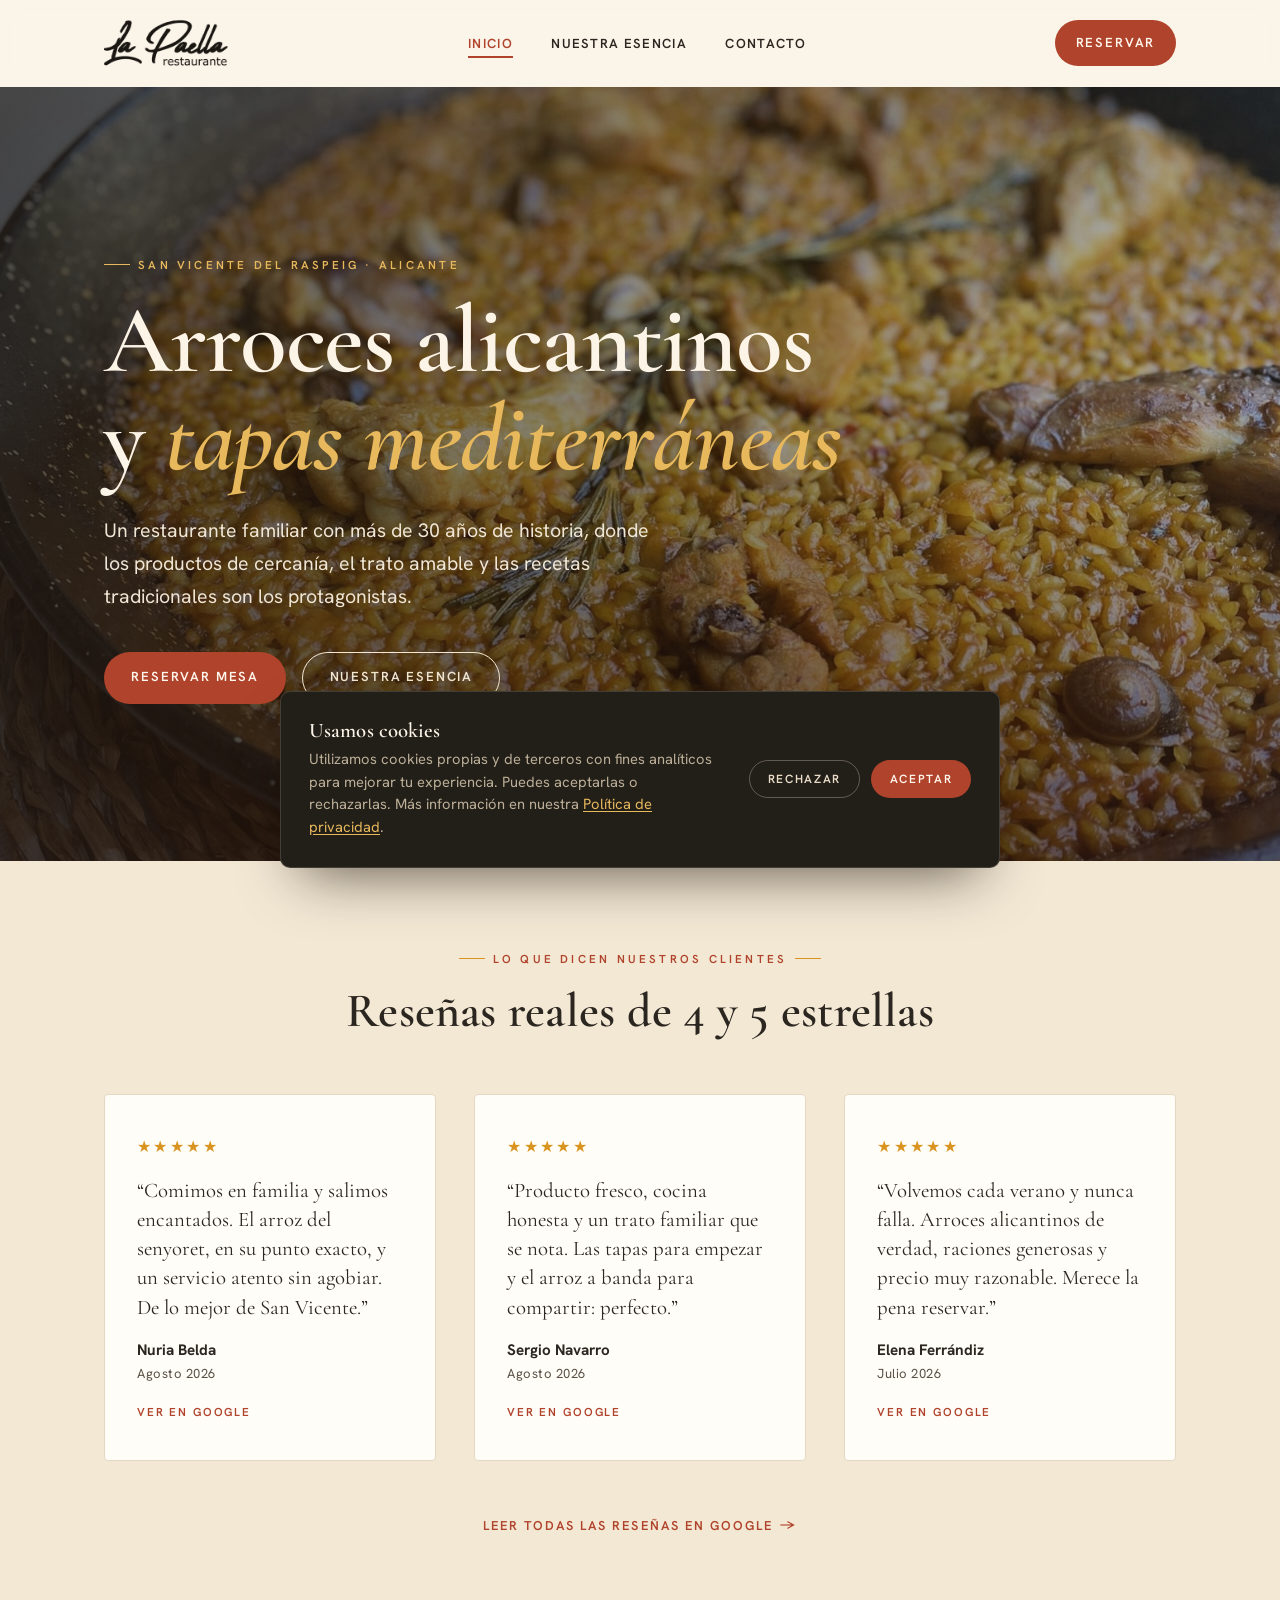
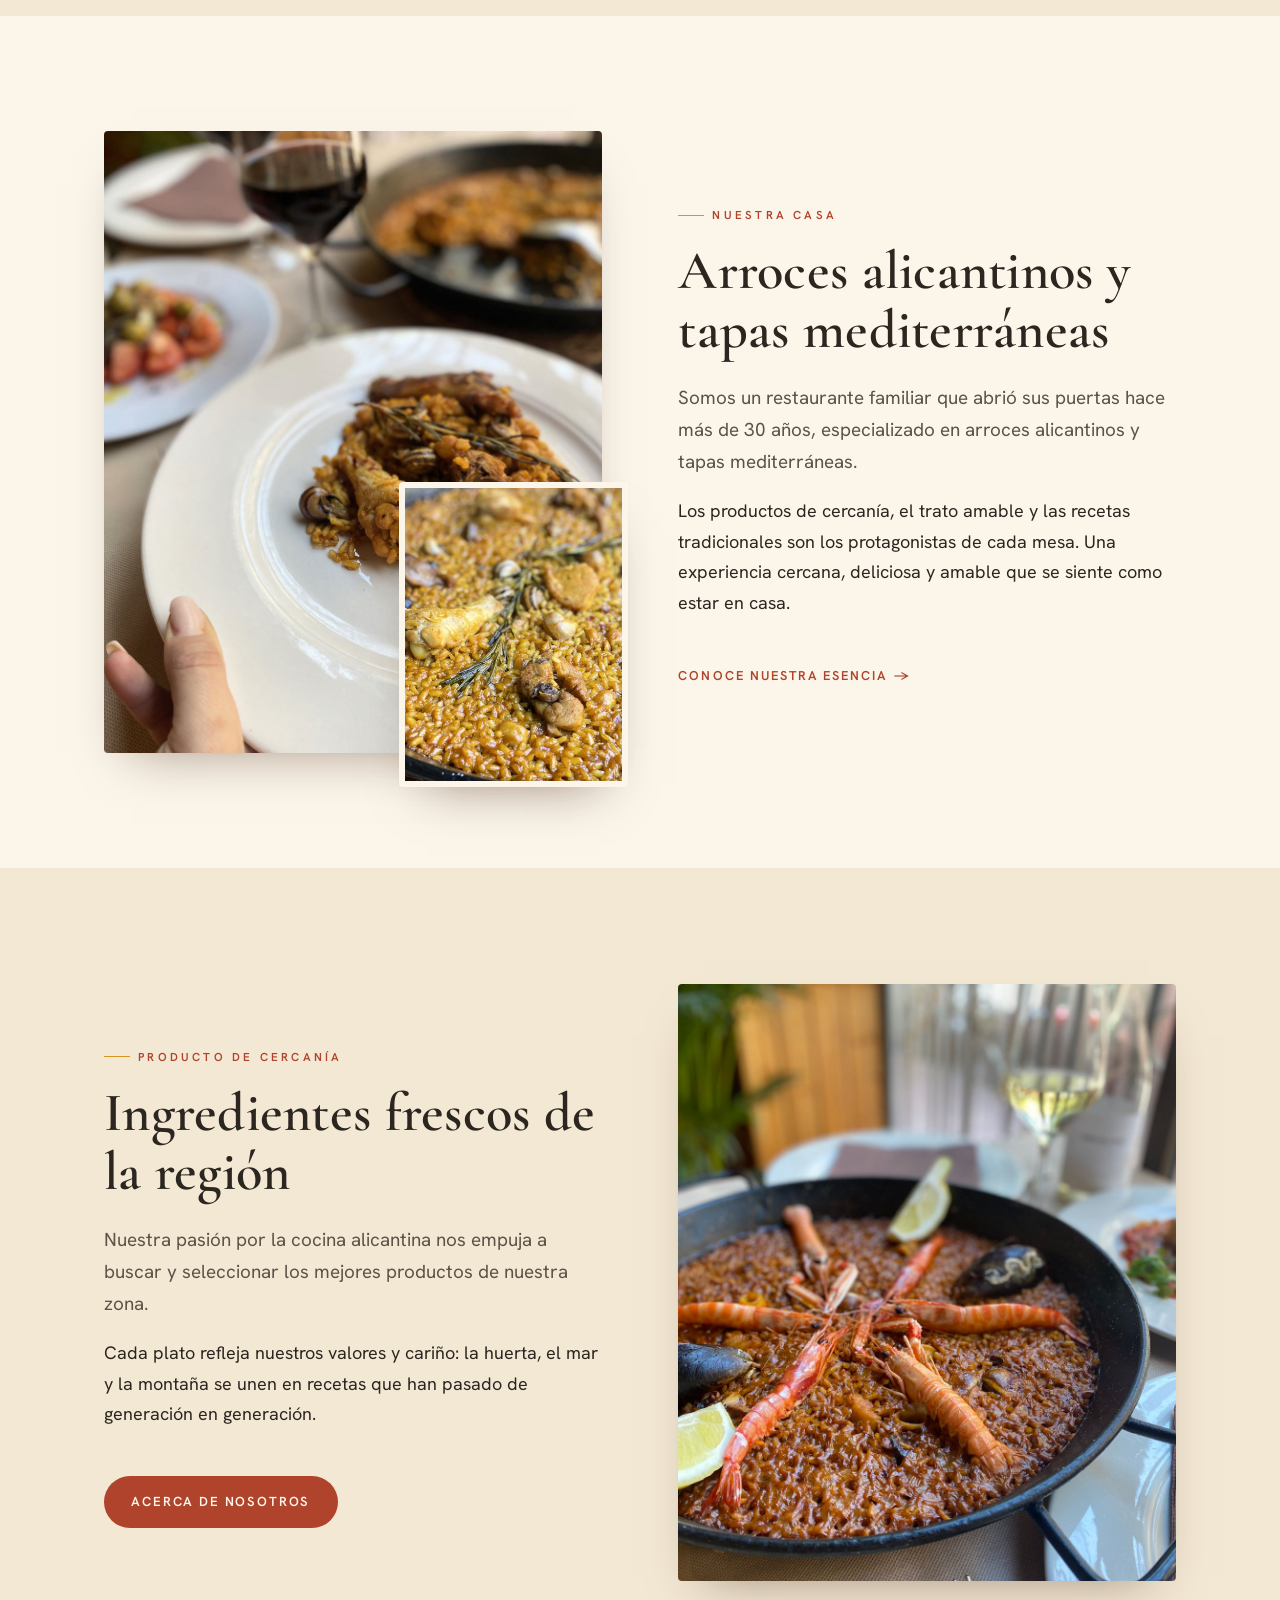
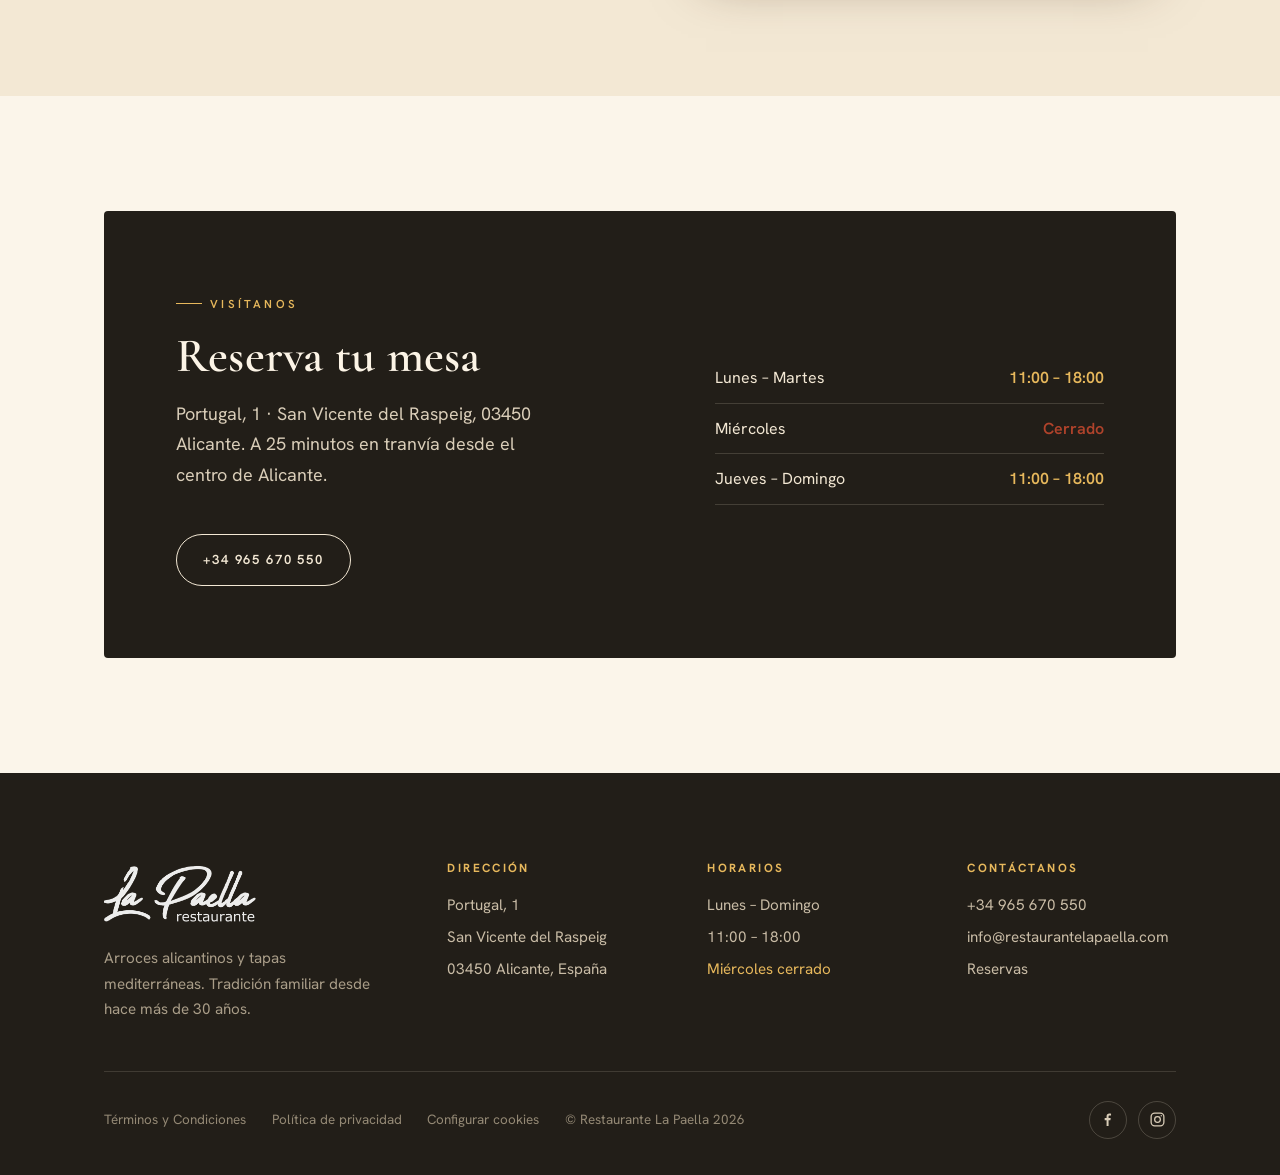
<file: index.html>
<!DOCTYPE html>
<html lang="es">
<head>
<meta charset="UTF-8" />
<meta name="viewport" content="width=device-width, initial-scale=1" />
<title>Restaurante La Paella | Arroces alicantinos en San Vicente del Raspeig (Alicante)</title>
<meta name="description" content="Restaurante La Paella, especializado en arroces alicantinos y tapas mediterráneas en San Vicente del Raspeig (Alicante). Cocina tradicional familiar, producto fresco de cercanía y trato cercano desde hace más de 30 años." />
<meta name="keywords" content="restaurante La Paella, paella Alicante, arroces alicantinos, restaurante San Vicente del Raspeig, arroz del senyoret, paella valenciana Alicante, tapas mediterráneas, restaurante arroces Alicante, comer paella Alicante, restaurante familiar Alicante, mejor arroz Alicante, dónde comer paella en Alicante, restaurante tradicional Alicante, arroz a banda, paella de marisco Alicante" />
<meta name="author" content="Restaurante La Paella" />
<meta name="robots" content="index, follow, max-image-preview:large" />
<meta name="theme-color" content="#221E18" />
<meta name="geo.region" content="ES-A" />
<meta name="geo.placename" content="San Vicente del Raspeig, Alicante" />
<meta name="geo.position" content="38.3964;-0.5253" />
<meta name="ICBM" content="38.3964, -0.5253" />
<link rel="canonical" href="https://www.restaurantelapaella.com/" />

<!-- Open Graph -->
<meta property="og:type" content="restaurant" />
<meta property="og:site_name" content="Restaurante La Paella" />
<meta property="og:locale" content="es_ES" />
<meta property="og:title" content="Restaurante La Paella | Arroces alicantinos en San Vicente del Raspeig (Alicante)" />
<meta property="og:description" content="Restaurante La Paella, especializado en arroces alicantinos y tapas mediterráneas en San Vicente del Raspeig (Alicante). Cocina tradicional familiar, producto fresco de cercanía y trato cercano desde hace más de 30 años." />
<meta property="og:url" content="https://www.restaurantelapaella.com/" />
<meta property="og:image" content="https://www.restaurantelapaella.com/img/hero.jpg" />

<!-- Twitter -->
<meta name="twitter:card" content="summary_large_image" />
<meta name="twitter:title" content="Restaurante La Paella | Arroces alicantinos en San Vicente del Raspeig (Alicante)" />
<meta name="twitter:description" content="Restaurante La Paella, especializado en arroces alicantinos y tapas mediterráneas en San Vicente del Raspeig (Alicante). Cocina tradicional familiar, producto fresco de cercanía y trato cercano desde hace más de 30 años." />
<meta name="twitter:image" content="https://www.restaurantelapaella.com/img/hero.jpg" />
<link rel="preconnect" href="https://fonts.googleapis.com" />
<link rel="preconnect" href="https://fonts.gstatic.com" crossorigin />
<link href="https://fonts.googleapis.com/css2?family=Cormorant+Garamond:ital,wght@0,400;0,500;0,600;0,700;1,400;1,500;1,600&family=Hanken+Grotesk:wght@400;500;600;700&display=swap" rel="stylesheet" />
<link rel="stylesheet" href="styles.css" />
<script type="application/ld+json">
{
  "@context": "https://schema.org",
  "@type": "Restaurant",
  "@id": "https://www.restaurantelapaella.com/#restaurant",
  "name": "Restaurante La Paella",
  "image": "https://www.restaurantelapaella.com/img/hero.jpg",
  "url": "https://www.restaurantelapaella.com/",
  "telephone": "+34965670550",
  "email": "info@restaurantelapaella.com",
  "priceRange": "€€",
  "servesCuisine": [
    "Arroces alicantinos",
    "Cocina mediterránea",
    "Cocina española",
    "Tapas"
  ],
  "address": {
    "@type": "PostalAddress",
    "streetAddress": "Calle Portugal, 1",
    "addressLocality": "San Vicente del Raspeig",
    "addressRegion": "Alicante",
    "postalCode": "03450",
    "addressCountry": "ES"
  },
  "geo": {
    "@type": "GeoCoordinates",
    "latitude": 38.3964,
    "longitude": -0.5253
  },
  "hasMap": "https://maps.app.goo.gl/wKK985CUQHAPB2dX6",
  "openingHoursSpecification": [
    {
      "@type": "OpeningHoursSpecification",
      "dayOfWeek": [
        "Monday",
        "Tuesday",
        "Thursday",
        "Friday",
        "Saturday",
        "Sunday"
      ],
      "opens": "11:00",
      "closes": "18:00"
    }
  ],
  "acceptsReservations": "True",
  "sameAs": [
    "https://www.facebook.com/restaurantelapaellaalicante/",
    "https://www.instagram.com/lapaellaalicante/"
  ]
}
</script>
<script type="application/ld+json">
{
  "@context": "https://schema.org",
  "@type": "WebSite",
  "name": "Restaurante La Paella",
  "url": "https://www.restaurantelapaella.com/",
  "inLanguage": "es-ES"
}
</script>
<script type="application/ld+json">
{
  "@context": "https://schema.org",
  "@type": "FAQPage",
  "mainEntity": [
    {
      "@type": "Question",
      "name": "¿Dónde está Restaurante La Paella?",
      "acceptedAnswer": {
        "@type": "Answer",
        "text": "En Calle Portugal, 1, San Vicente del Raspeig, 03450 Alicante, a 25 minutos en tranvía del centro de Alicante."
      }
    },
    {
      "@type": "Question",
      "name": "¿Cuál es el horario y qué día cierra?",
      "acceptedAnswer": {
        "@type": "Answer",
        "text": "Abrimos todos los días de 11:00 a 18:00. Cerramos los miércoles."
      }
    },
    {
      "@type": "Question",
      "name": "¿Cómo reservar mesa en Restaurante La Paella?",
      "acceptedAnswer": {
        "@type": "Answer",
        "text": "Puedes reservar llamando al +34 965 670 550 o escribiendo a info@restaurantelapaella.com."
      }
    },
    {
      "@type": "Question",
      "name": "¿Qué tipo de cocina ofrece?",
      "acceptedAnswer": {
        "@type": "Answer",
        "text": "Estamos especializados en arroces alicantinos y tapas mediterráneas, con producto fresco de cercanía. Tradición familiar desde hace más de 30 años."
      }
    }
  ]
}
</script>
</head>
<body>

<!-- ============ HEADER ============ -->
<header class="site-header">
  <div class="wrap nav">
    <a class="brand" href="index.html" aria-label="Restaurante La Paella — inicio">
      <img src="img/logo.png" alt="Restaurante La Paella" />
    </a>
    <button class="nav-toggle" aria-label="Abrir menú" aria-expanded="false"><span></span><span></span><span></span></button>
    <ul class="nav-links">
      <li><a href="index.html" class="active">Inicio</a></li>
      <li><a href="nuestra-esencia.html">Nuestra esencia</a></li>
      <li><a href="contacto.html">Contacto</a></li>
    </ul>
    <div class="nav-cta"><a class="btn btn-primary" href="tel:+34965670550">Reservar</a></div>
  </div>
</header>

<main>

<!-- ============ HERO ============ -->
<section class="hero">
  <img class="hero-bg" src="img/hero.jpg" alt="Arroz alicantino recién hecho" />
  <div class="wrap">
    <div class="hero-inner">
      <p class="eyebrow">San Vicente del Raspeig · Alicante</p>
      <h1>Arroces alicantinos y <em>tapas mediterráneas</em></h1>
      <p class="lead">Un restaurante familiar con más de 30 años de historia, donde los productos de cercanía, el trato amable y las recetas tradicionales son los protagonistas.</p>
      <div class="hero-actions">
        <a class="btn btn-primary" href="tel:+34965670550">Reservar mesa</a>
        <a class="btn btn-ghost light" href="nuestra-esencia.html">Nuestra esencia</a>
      </div>
    </div>
  </div>
</section>

<!-- ============ RESEÑAS ============ -->
<section class="section tight reviews" id="resenas">
  <div class="wrap">
    <div class="reviews-head reveal">
      <p class="eyebrow">Lo que dicen nuestros clientes</p>
      <h2 class="reviews-title">Reseñas reales de 4 y 5 estrellas</h2>
    </div>
    <div class="reviews-grid" data-reviews-grid data-reviews-max="3">
      <article class="review reveal">
        <div class="stars">★★★★★</div>
        <blockquote>“Comimos en familia y salimos encantados. El arroz del senyoret, en su punto exacto, y un servicio atento sin agobiar. De lo mejor de San Vicente.”</blockquote>
        <div class="who"><strong>Nuria Belda</strong>Agosto 2026</div>
        <a href="https://maps.app.goo.gl/wKK985CUQHAPB2dX6" target="_blank" rel="noopener">Ver en Google</a>
      </article>
      <article class="review reveal">
        <div class="stars">★★★★★</div>
        <blockquote>“Producto fresco, cocina honesta y un trato familiar que se nota. Las tapas para empezar y el arroz a banda para compartir: perfecto.”</blockquote>
        <div class="who"><strong>Sergio Navarro</strong>Agosto 2026</div>
        <a href="https://maps.app.goo.gl/SQvAb6a96hkcwhP96" target="_blank" rel="noopener">Ver en Google</a>
      </article>
      <article class="review reveal">
        <div class="stars">★★★★★</div>
        <blockquote>“Volvemos cada verano y nunca falla. Arroces alicantinos de verdad, raciones generosas y precio muy razonable. Merece la pena reservar.”</blockquote>
        <div class="who"><strong>Elena Ferrándiz</strong>Julio 2026</div>
        <a href="https://maps.app.goo.gl/NQoZ3rTGwEEcDpBf6" target="_blank" rel="noopener">Ver en Google</a>
      </article>
    </div>
    <div class="reviews-cta reveal">
      <a class="textlink" href="https://maps.app.goo.gl/wKK985CUQHAPB2dX6" target="_blank" rel="noopener">Leer todas las reseñas en Google</a>
    </div>
  </div>
</section>

<!-- ============ INTRO / HISTORIA ============ -->
<section class="section">
  <div class="wrap">
    <div class="split">
      <div class="split-media reveal">
        <div class="media-stack">
          <img class="img-main" src="img/home-portrait.jpg" alt="Plato tradicional de La Paella" />
          <img class="img-float" src="img/hero.jpg" alt="Detalle de un arroz alicantino" />
        </div>
      </div>
      <div class="split-body reveal">
        <p class="eyebrow">Nuestra casa</p>
        <h2>Arroces alicantinos y tapas mediterráneas</h2>
        <p class="lead">Somos un restaurante familiar que abrió sus puertas hace más de 30 años, especializado en arroces alicantinos y tapas mediterráneas.</p>
        <p>Los productos de cercanía, el trato amable y las recetas tradicionales son los protagonistas de cada mesa. Una experiencia cercana, deliciosa y amable que se siente como estar en casa.</p>
        <a class="textlink" href="nuestra-esencia.html">Conoce nuestra esencia</a>
      </div>
    </div>
  </div>
</section>

<!-- ============ INGREDIENTES ============ -->
<section class="section bg-cream-deep">
  <div class="wrap">
    <div class="split reverse">
      <div class="split-media reveal">
        <div class="single-media">
          <img src="img/ingredientes.jpeg" alt="Ingredientes frescos de la región de Alicante" />
        </div>
      </div>
      <div class="split-body reveal">
        <p class="eyebrow">Producto de cercanía</p>
        <h2>Ingredientes frescos de la región</h2>
        <p class="lead">Nuestra pasión por la cocina alicantina nos empuja a buscar y seleccionar los mejores productos de nuestra zona.</p>
        <p>Cada plato refleja nuestros valores y cariño: la huerta, el mar y la montaña se unen en recetas que han pasado de generación en generación.</p>
        <a class="btn btn-primary" href="nuestra-esencia.html">Acerca de nosotros</a>
      </div>
    </div>
  </div>
</section>

<!-- ============ HORARIOS / RESERVA ============ -->
<section class="section">
  <div class="wrap">
    <div class="band reveal">
      <div>
        <p class="eyebrow">Visítanos</p>
        <h2>Reserva tu mesa</h2>
        <p style="color:#D9CDB8; margin-top:1rem; max-width:36ch;">Portugal, 1 · San Vicente del Raspeig, 03450 Alicante. A 25 minutos en tranvía desde el centro de Alicante.</p>
        <a class="btn btn-ghost light" href="tel:+34965670550" style="margin-top:1.6rem;">+34 965 670 550</a>
      </div>
      <div class="hours-table">
        <div class="hours-row"><span>Lunes – Martes</span><span>11:00 – 18:00</span></div>
        <div class="hours-row closed"><span>Miércoles</span><span>Cerrado</span></div>
        <div class="hours-row"><span>Jueves – Domingo</span><span>11:00 – 18:00</span></div>
      </div>
    </div>
  </div>
</section>

</main>

<!-- ============ FOOTER ============ -->
<footer class="site-footer">
  <div class="wrap">
    <div class="footer-grid">
      <div class="footer-brand">
        <img src="img/logo.png" alt="Restaurante La Paella" />
        <p>Arroces alicantinos y tapas mediterráneas. Tradición familiar desde hace más de 30 años.</p>
      </div>
      <div class="footer-col">
        <h4>Dirección</h4>
        <p>Portugal, 1</p>
        <p>San Vicente del Raspeig</p>
        <p>03450 Alicante, España</p>
      </div>
      <div class="footer-col">
        <h4>Horarios</h4>
        <p>Lunes – Domingo</p>
        <p>11:00 – 18:00</p>
        <p style="color:var(--saffron-soft);">Miércoles cerrado</p>
      </div>
      <div class="footer-col">
        <h4>Contáctanos</h4>
        <p><a href="tel:+34965670550">+34 965 670 550</a></p>
        <p><a href="mailto:info@restaurantelapaella.com">info@restaurantelapaella.com</a></p>
        <p><a href="contacto.html">Reservas</a></p>
      </div>
    </div>
    <div class="footer-bottom">
      <div class="footer-legal">
        <a href="terminos.html">Términos y Condiciones</a>
        <a href="privacidad.html">Política de privacidad</a>
        <a href="#" id="cookie-settings">Configurar cookies</a>
        <span>© Restaurante La Paella 2026</span>
      </div>
      <div class="footer-social">
        <a href="https://www.facebook.com/restaurantelapaellaalicante/" target="_blank" rel="noopener" aria-label="Facebook"><svg viewBox="0 0 24 24" fill="currentColor"><path d="M13.5 21v-8h2.6l.4-3h-3V8c0-.9.3-1.5 1.6-1.5H17V3.9C16.5 3.8 15.6 3.7 14.6 3.7c-2.3 0-3.9 1.4-3.9 4V10H8v3h2.7v8h2.8z"/></svg></a>
        <a href="https://www.instagram.com/lapaellaalicante/" target="_blank" rel="noopener" aria-label="Instagram"><svg viewBox="0 0 24 24" fill="none" stroke="currentColor" stroke-width="1.8"><rect x="3" y="3" width="18" height="18" rx="5"/><circle cx="12" cy="12" r="4"/><circle cx="17.3" cy="6.7" r="1" fill="currentColor" stroke="none"/></svg></a>
      </div>
    </div>
  </div>
</footer>

<script src="script.js"></script>
<script src="reviews-data.js"></script>
<script src="reviews.js"></script>
<script src="cookies.js"></script>
</body>
</html>
</file>
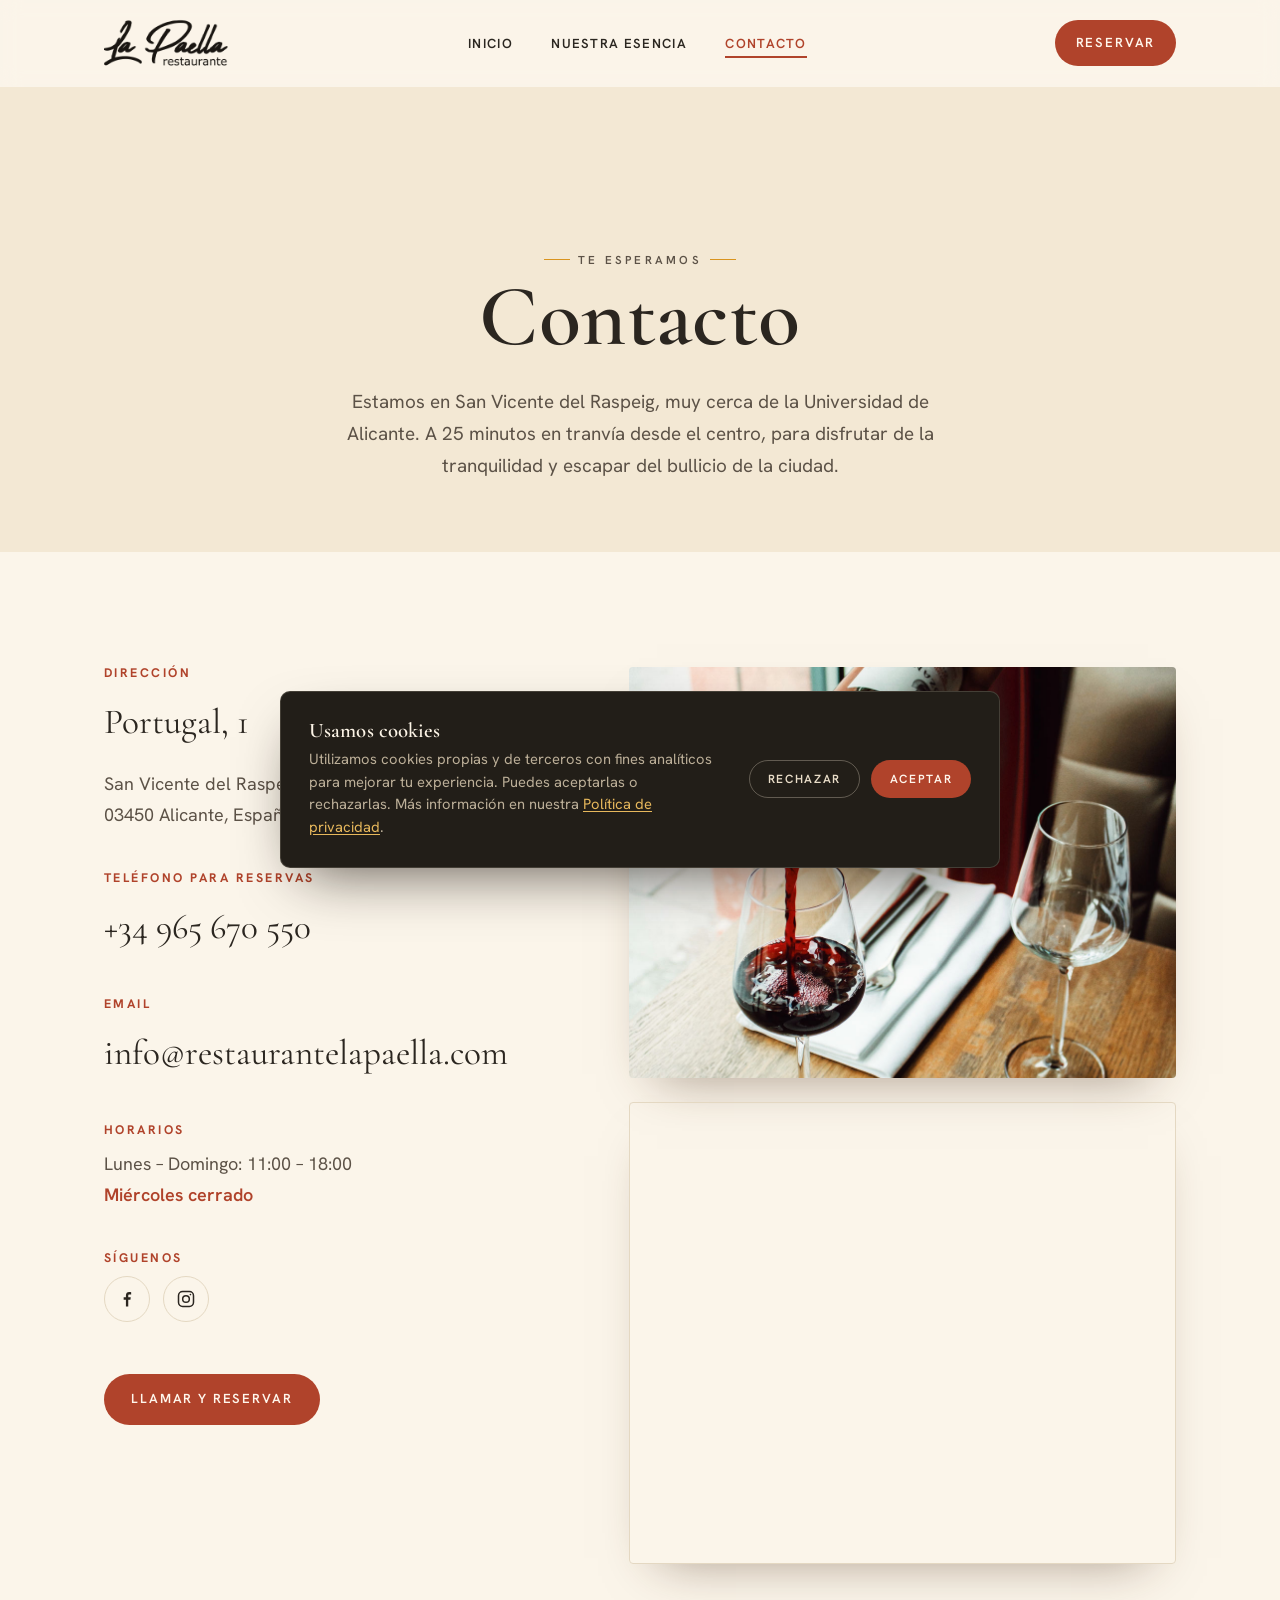
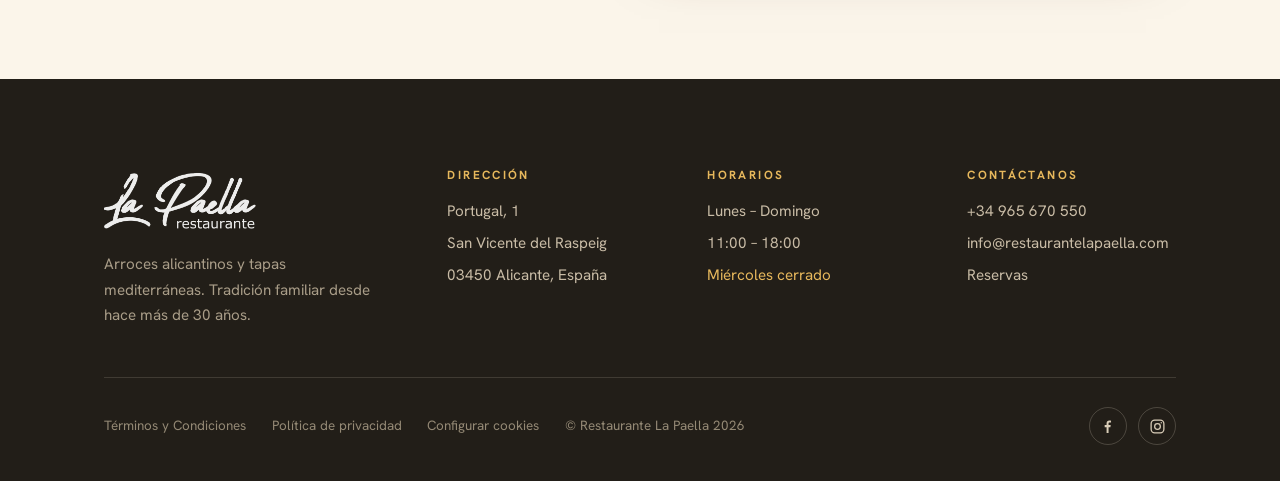
<file: contacto.html>
<!DOCTYPE html>
<html lang="es">
<head>
<meta charset="UTF-8" />
<meta name="viewport" content="width=device-width, initial-scale=1" />
<title>Contacto y reservas | Restaurante La Paella (San Vicente del Raspeig, Alicante)</title>
<meta name="description" content="Reserva mesa en Restaurante La Paella, Calle Portugal 1, San Vicente del Raspeig (Alicante). Teléfono +34 965 670 550. Horario de 11:00 a 18:00, miércoles cerrado. Cómo llegar y mapa." />
<meta name="keywords" content="restaurante La Paella, paella Alicante, arroces alicantinos, restaurante San Vicente del Raspeig, arroz del senyoret, paella valenciana Alicante, tapas mediterráneas, restaurante arroces Alicante, comer paella Alicante, restaurante familiar Alicante, mejor arroz Alicante, dónde comer paella en Alicante, restaurante tradicional Alicante, arroz a banda, paella de marisco Alicante" />
<meta name="author" content="Restaurante La Paella" />
<meta name="robots" content="index, follow, max-image-preview:large" />
<meta name="theme-color" content="#221E18" />
<meta name="geo.region" content="ES-A" />
<meta name="geo.placename" content="San Vicente del Raspeig, Alicante" />
<meta name="geo.position" content="38.3964;-0.5253" />
<meta name="ICBM" content="38.3964, -0.5253" />
<link rel="canonical" href="https://www.restaurantelapaella.com/contacto.html" />

<!-- Open Graph -->
<meta property="og:type" content="restaurant" />
<meta property="og:site_name" content="Restaurante La Paella" />
<meta property="og:locale" content="es_ES" />
<meta property="og:title" content="Contacto y reservas | Restaurante La Paella (San Vicente del Raspeig, Alicante)" />
<meta property="og:description" content="Reserva mesa en Restaurante La Paella, Calle Portugal 1, San Vicente del Raspeig (Alicante). Teléfono +34 965 670 550. Horario de 11:00 a 18:00, miércoles cerrado. Cómo llegar y mapa." />
<meta property="og:url" content="https://www.restaurantelapaella.com/contacto.html" />
<meta property="og:image" content="https://www.restaurantelapaella.com/img/hero.jpg" />

<!-- Twitter -->
<meta name="twitter:card" content="summary_large_image" />
<meta name="twitter:title" content="Contacto y reservas | Restaurante La Paella (San Vicente del Raspeig, Alicante)" />
<meta name="twitter:description" content="Reserva mesa en Restaurante La Paella, Calle Portugal 1, San Vicente del Raspeig (Alicante). Teléfono +34 965 670 550. Horario de 11:00 a 18:00, miércoles cerrado. Cómo llegar y mapa." />
<meta name="twitter:image" content="https://www.restaurantelapaella.com/img/hero.jpg" />
<link rel="preconnect" href="https://fonts.googleapis.com" />
<link rel="preconnect" href="https://fonts.gstatic.com" crossorigin />
<link href="https://fonts.googleapis.com/css2?family=Cormorant+Garamond:ital,wght@0,400;0,500;0,600;0,700;1,400;1,500;1,600&family=Hanken+Grotesk:wght@400;500;600;700&display=swap" rel="stylesheet" />
<link rel="stylesheet" href="styles.css" />
</head>
<body>

<!-- ============ HEADER ============ -->
<header class="site-header">
  <div class="wrap nav">
    <a class="brand" href="index.html" aria-label="Restaurante La Paella — inicio">
      <img src="img/logo.png" alt="Restaurante La Paella" />
    </a>
    <button class="nav-toggle" aria-label="Abrir menú" aria-expanded="false"><span></span><span></span><span></span></button>
    <ul class="nav-links">
      <li><a href="index.html">Inicio</a></li>
      <li><a href="nuestra-esencia.html">Nuestra esencia</a></li>
      <li><a href="contacto.html" class="active">Contacto</a></li>
    </ul>
    <div class="nav-cta"><a class="btn btn-primary" href="tel:+34965670550">Reservar</a></div>
  </div>
</header>

<main>

<!-- ============ PAGE HERO ============ -->
<section class="page-hero">
  <div class="wrap">
    <p class="eyebrow center">Te esperamos</p>
    <h1>Contacto</h1>
    <p class="lead">Estamos en San Vicente del Raspeig, muy cerca de la Universidad de Alicante. A 25 minutos en tranvía desde el centro, para disfrutar de la tranquilidad y escapar del bullicio de la ciudad.</p>
  </div>
</section>

<!-- ============ DATOS + IMAGEN ============ -->
<section class="section">
  <div class="wrap">
    <div class="contact-grid">
      <div class="reveal">
        <div class="contact-block">
          <h3>Dirección</h3>
          <p class="big">Portugal, 1</p>
          <p style="color:var(--ink-soft);">San Vicente del Raspeig<br/>03450 Alicante, España</p>
        </div>
        <div class="contact-block">
          <h3>Teléfono para reservas</h3>
          <p class="big"><a href="tel:+34965670550">+34 965 670 550</a></p>
        </div>
        <div class="contact-block">
          <h3>Email</h3>
          <p class="big"><a href="mailto:info@restaurantelapaella.com">info@restaurantelapaella.com</a></p>
        </div>
        <div class="contact-block">
          <h3>Horarios</h3>
          <p style="color:var(--ink-soft);">Lunes – Domingo: 11:00 – 18:00<br/><span style="color:var(--paprika); font-weight:600;">Miércoles cerrado</span></p>
        </div>
        <div class="contact-block">
          <h3>Síguenos</h3>
          <div class="socials">
            <a href="https://www.facebook.com/restaurantelapaellaalicante/" target="_blank" rel="noopener" aria-label="Facebook"><svg viewBox="0 0 24 24" fill="currentColor"><path d="M13.5 21v-8h2.6l.4-3h-3V8c0-.9.3-1.5 1.6-1.5H17V3.9C16.5 3.8 15.6 3.7 14.6 3.7c-2.3 0-3.9 1.4-3.9 4V10H8v3h2.7v8h2.8z"/></svg></a>
            <a href="https://www.instagram.com/lapaellaalicante/" target="_blank" rel="noopener" aria-label="Instagram"><svg viewBox="0 0 24 24" fill="none" stroke="currentColor" stroke-width="1.8"><rect x="3" y="3" width="18" height="18" rx="5"/><circle cx="12" cy="12" r="4"/><circle cx="17.3" cy="6.7" r="1" fill="currentColor" stroke="none"/></svg></a>
          </div>
        </div>
        <a class="btn btn-primary" href="tel:+34965670550" style="margin-top:.6rem;">Llamar y reservar</a>
      </div>
      <div class="reveal">
        <div class="single-media" style="margin-bottom:24px;">
          <img src="img/contacto.jpg" alt="Restaurante La Paella" style="aspect-ratio:4/3;" />
        </div>
        <div class="map-frame">
          <iframe
            title="Mapa de Restaurante La Paella"
            src="https://www.google.com/maps?q=Calle%20Portugal%201%2C%20San%20Vicente%20del%20Raspeig%2C%2003450%20Alicante&output=embed"
            loading="lazy"
            referrerpolicy="no-referrer-when-downgrade"></iframe>
        </div>
      </div>
    </div>
  </div>
</section>

</main>

<!-- ============ FOOTER ============ -->
<footer class="site-footer">
  <div class="wrap">
    <div class="footer-grid">
      <div class="footer-brand">
        <img src="img/logo.png" alt="Restaurante La Paella" />
        <p>Arroces alicantinos y tapas mediterráneas. Tradición familiar desde hace más de 30 años.</p>
      </div>
      <div class="footer-col">
        <h4>Dirección</h4>
        <p>Portugal, 1</p>
        <p>San Vicente del Raspeig</p>
        <p>03450 Alicante, España</p>
      </div>
      <div class="footer-col">
        <h4>Horarios</h4>
        <p>Lunes – Domingo</p>
        <p>11:00 – 18:00</p>
        <p style="color:var(--saffron-soft);">Miércoles cerrado</p>
      </div>
      <div class="footer-col">
        <h4>Contáctanos</h4>
        <p><a href="tel:+34965670550">+34 965 670 550</a></p>
        <p><a href="mailto:info@restaurantelapaella.com">info@restaurantelapaella.com</a></p>
        <p><a href="contacto.html">Reservas</a></p>
      </div>
    </div>
    <div class="footer-bottom">
      <div class="footer-legal">
        <a href="terminos.html">Términos y Condiciones</a>
        <a href="privacidad.html">Política de privacidad</a>
        <a href="#" id="cookie-settings">Configurar cookies</a>
        <span>© Restaurante La Paella 2026</span>
      </div>
      <div class="footer-social">
        <a href="https://www.facebook.com/restaurantelapaellaalicante/" target="_blank" rel="noopener" aria-label="Facebook"><svg viewBox="0 0 24 24" fill="currentColor"><path d="M13.5 21v-8h2.6l.4-3h-3V8c0-.9.3-1.5 1.6-1.5H17V3.9C16.5 3.8 15.6 3.7 14.6 3.7c-2.3 0-3.9 1.4-3.9 4V10H8v3h2.7v8h2.8z"/></svg></a>
        <a href="https://www.instagram.com/lapaellaalicante/" target="_blank" rel="noopener" aria-label="Instagram"><svg viewBox="0 0 24 24" fill="none" stroke="currentColor" stroke-width="1.8"><rect x="3" y="3" width="18" height="18" rx="5"/><circle cx="12" cy="12" r="4"/><circle cx="17.3" cy="6.7" r="1" fill="currentColor" stroke="none"/></svg></a>
      </div>
    </div>
  </div>
</footer>

<script src="script.js"></script>
<script src="cookies.js"></script>
</body>
</html>
</file>
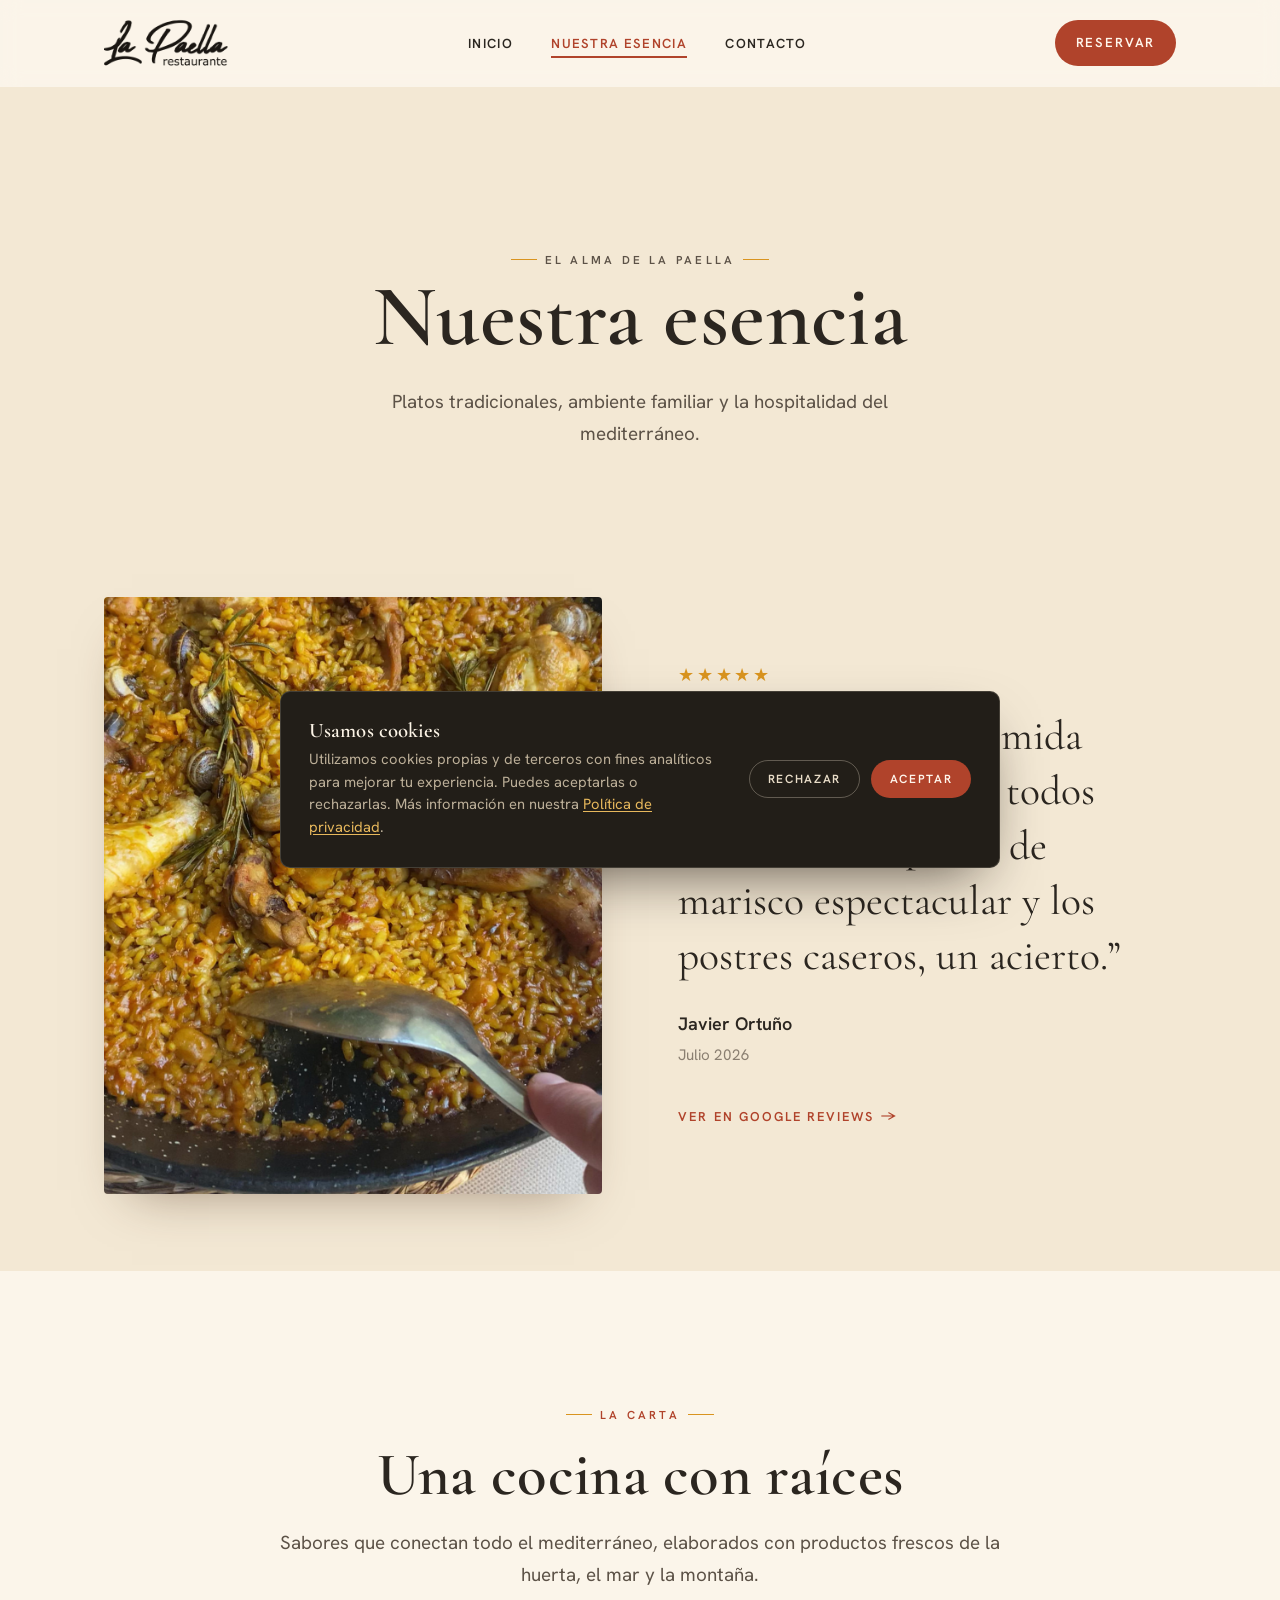
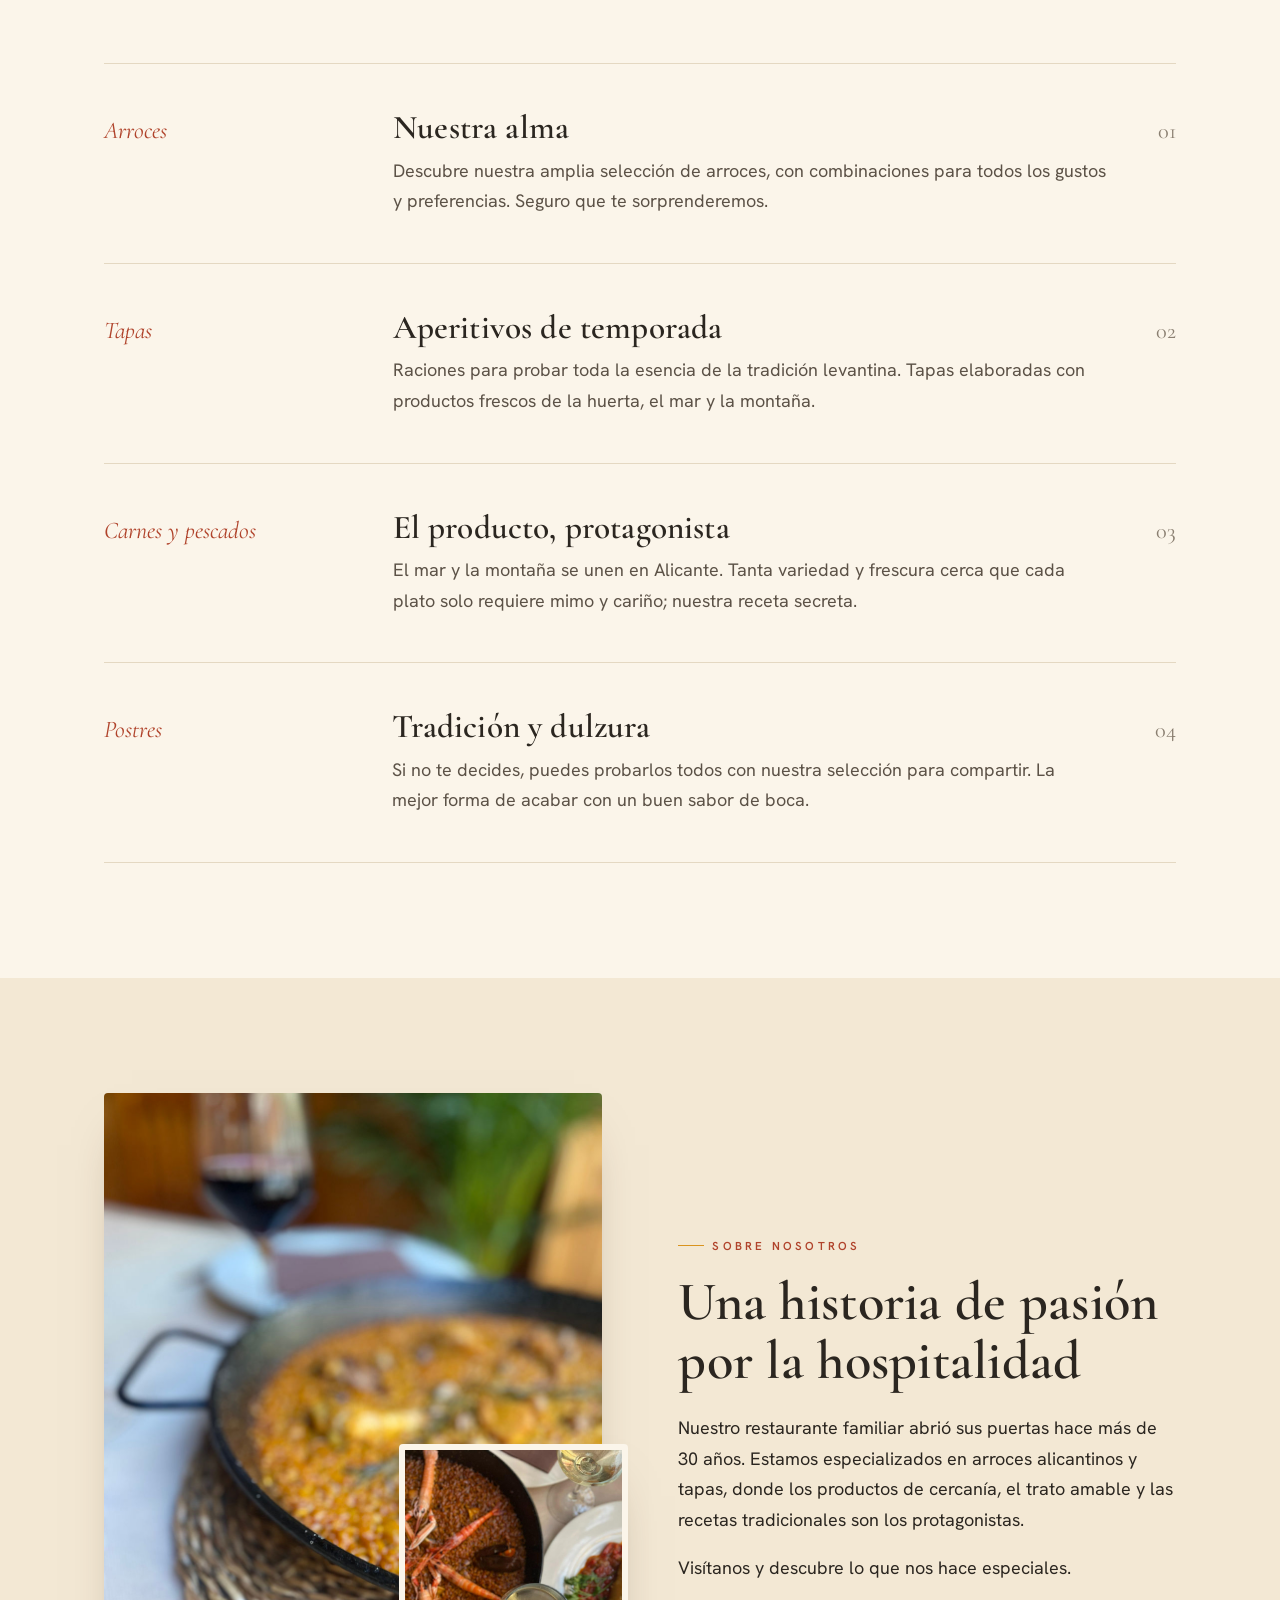
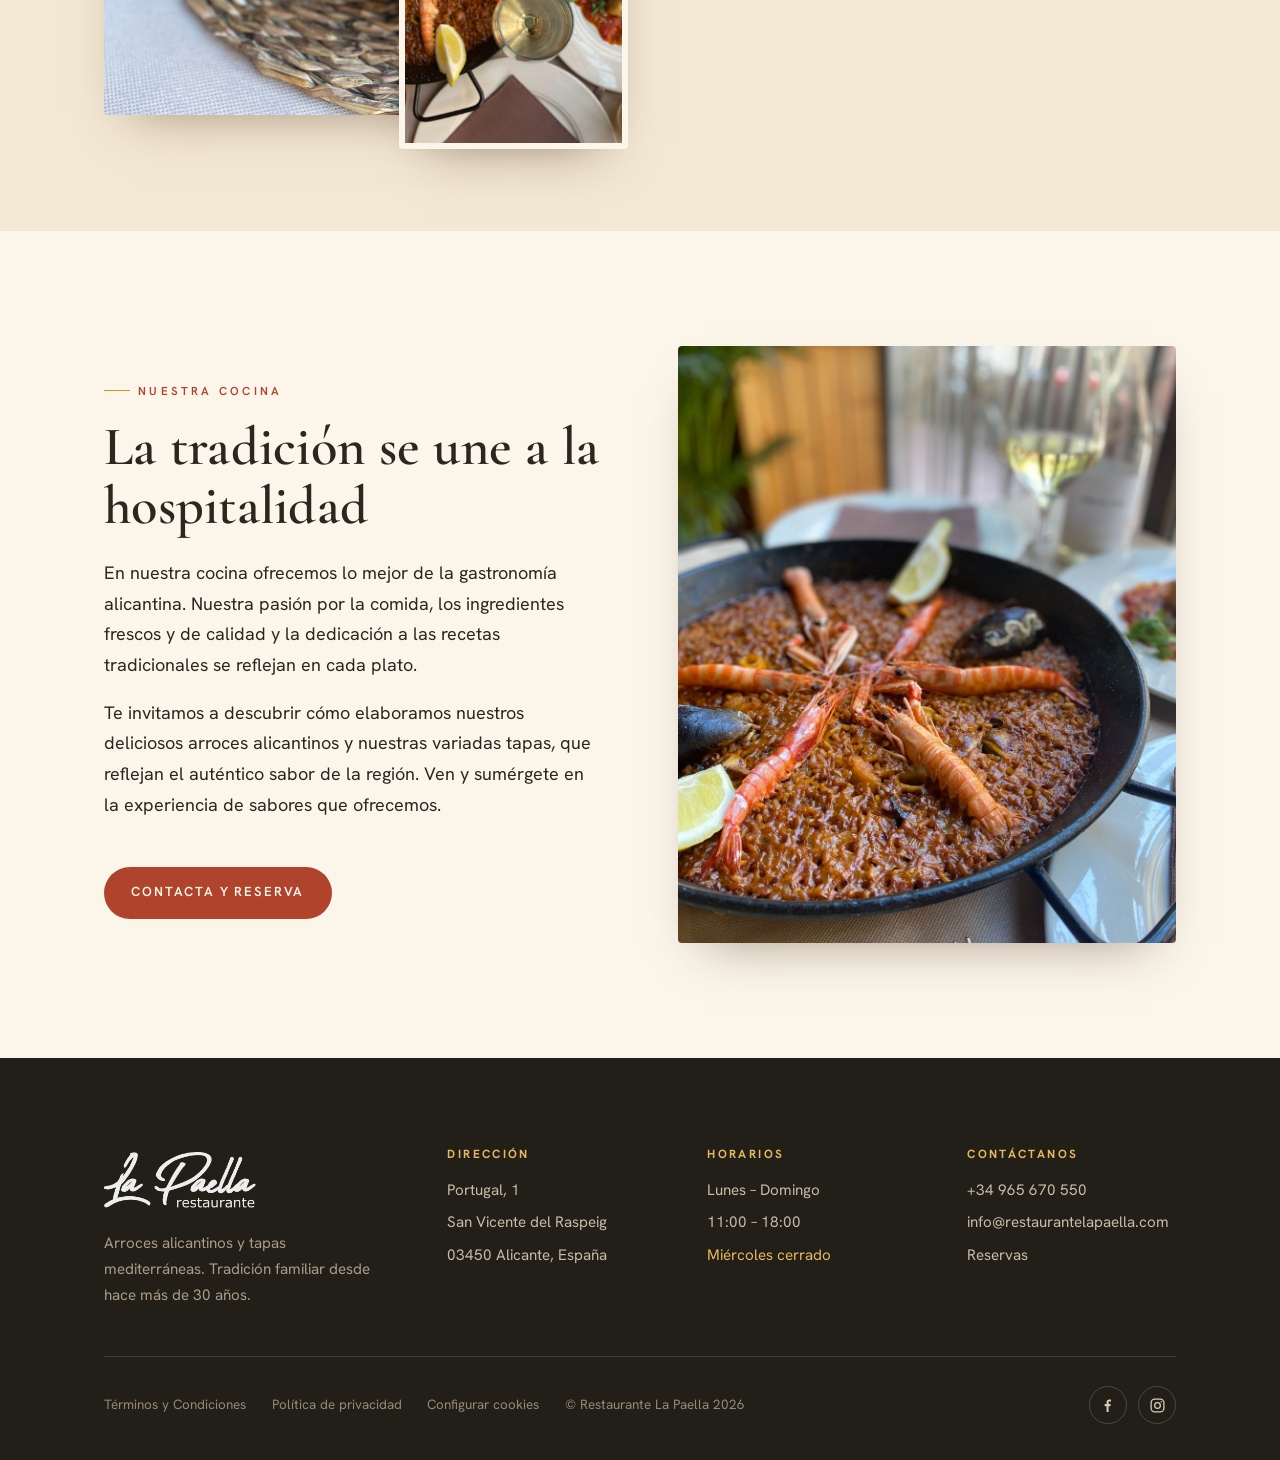
<file: nuestra-esencia.html>
<!DOCTYPE html>
<html lang="es">
<head>
<meta charset="UTF-8" />
<meta name="viewport" content="width=device-width, initial-scale=1" />
<title>Nuestra esencia | Restaurante La Paella — Cocina alicantina tradicional</title>
<meta name="description" content="Descubre la carta de Restaurante La Paella: arroces alicantinos, tapas mediterráneas, carnes, pescados y postres caseros elaborados con producto fresco de la huerta, el mar y la montaña de Alicante." />
<meta name="keywords" content="restaurante La Paella, paella Alicante, arroces alicantinos, restaurante San Vicente del Raspeig, arroz del senyoret, paella valenciana Alicante, tapas mediterráneas, restaurante arroces Alicante, comer paella Alicante, restaurante familiar Alicante, mejor arroz Alicante, dónde comer paella en Alicante, restaurante tradicional Alicante, arroz a banda, paella de marisco Alicante" />
<meta name="author" content="Restaurante La Paella" />
<meta name="robots" content="index, follow, max-image-preview:large" />
<meta name="theme-color" content="#221E18" />
<meta name="geo.region" content="ES-A" />
<meta name="geo.placename" content="San Vicente del Raspeig, Alicante" />
<meta name="geo.position" content="38.3964;-0.5253" />
<meta name="ICBM" content="38.3964, -0.5253" />
<link rel="canonical" href="https://www.restaurantelapaella.com/nuestra-esencia.html" />

<!-- Open Graph -->
<meta property="og:type" content="restaurant" />
<meta property="og:site_name" content="Restaurante La Paella" />
<meta property="og:locale" content="es_ES" />
<meta property="og:title" content="Nuestra esencia | Restaurante La Paella — Cocina alicantina tradicional" />
<meta property="og:description" content="Descubre la carta de Restaurante La Paella: arroces alicantinos, tapas mediterráneas, carnes, pescados y postres caseros elaborados con producto fresco de la huerta, el mar y la montaña de Alicante." />
<meta property="og:url" content="https://www.restaurantelapaella.com/nuestra-esencia.html" />
<meta property="og:image" content="https://www.restaurantelapaella.com/img/hero.jpg" />

<!-- Twitter -->
<meta name="twitter:card" content="summary_large_image" />
<meta name="twitter:title" content="Nuestra esencia | Restaurante La Paella — Cocina alicantina tradicional" />
<meta name="twitter:description" content="Descubre la carta de Restaurante La Paella: arroces alicantinos, tapas mediterráneas, carnes, pescados y postres caseros elaborados con producto fresco de la huerta, el mar y la montaña de Alicante." />
<meta name="twitter:image" content="https://www.restaurantelapaella.com/img/hero.jpg" />
<link rel="preconnect" href="https://fonts.googleapis.com" />
<link rel="preconnect" href="https://fonts.gstatic.com" crossorigin />
<link href="https://fonts.googleapis.com/css2?family=Cormorant+Garamond:ital,wght@0,400;0,500;0,600;0,700;1,400;1,500;1,600&family=Hanken+Grotesk:wght@400;500;600;700&display=swap" rel="stylesheet" />
<link rel="stylesheet" href="styles.css" />
</head>
<body>

<!-- ============ HEADER ============ -->
<header class="site-header">
  <div class="wrap nav">
    <a class="brand" href="index.html" aria-label="Restaurante La Paella — inicio">
      <img src="img/logo.png" alt="Restaurante La Paella" />
    </a>
    <button class="nav-toggle" aria-label="Abrir menú" aria-expanded="false"><span></span><span></span><span></span></button>
    <ul class="nav-links">
      <li><a href="index.html">Inicio</a></li>
      <li><a href="nuestra-esencia.html" class="active">Nuestra esencia</a></li>
      <li><a href="contacto.html">Contacto</a></li>
    </ul>
    <div class="nav-cta"><a class="btn btn-primary" href="tel:+34965670550">Reservar</a></div>
  </div>
</header>

<main>

<!-- ============ PAGE HERO ============ -->
<section class="page-hero">
  <div class="wrap">
    <p class="eyebrow center">El alma de La Paella</p>
    <h1>Nuestra esencia</h1>
    <p class="lead">Platos tradicionales, ambiente familiar y la hospitalidad del mediterráneo.</p>
  </div>
</section>

<!-- ============ RESEÑA DESTACADA ============ -->
<section class="section tight bg-cream-deep">
  <div class="wrap">
    <div class="split reveal">
      <div class="split-media">
        <div class="single-media">
          <img src="img/comedor.jpg" alt="Comedor del Restaurante La Paella" />
        </div>
      </div>
      <div class="split-body">
        <div class="stars" style="color:var(--saffron); font-size:1.1rem; letter-spacing:.15em;">★★★★★</div>
        <blockquote style="font-family:var(--serif); font-size:clamp(1.7rem,3.4vw,2.6rem); line-height:1.32; margin:1.2rem 0 1.6rem; color:var(--ink);">“Celebramos una comida familiar y quedaron todos contentos. La paella de marisco espectacular y los postres caseros, un acierto.”</blockquote>
        <p style="font-weight:600; margin-bottom:.2rem;">Javier Ortuño</p>
        <p style="color:var(--ink-faint); font-size:.95rem;">Julio 2026</p>
        <a class="textlink" href="https://maps.app.goo.gl/NQoZ3rTGwEEcDpBf6" target="_blank" rel="noopener" style="margin-top:1.2rem;">Ver en Google Reviews</a>
      </div>
    </div>
  </div>
</section>

<!-- ============ LA CARTA ============ -->
<section class="section">
  <div class="wrap">
    <div class="section-head reveal">
      <p class="eyebrow center">La carta</p>
      <h2>Una cocina con raíces</h2>
      <p class="lead">Sabores que conectan todo el mediterráneo, elaborados con productos frescos de la huerta, el mar y la montaña.</p>
    </div>
    <div class="menu-list">
      <div class="menu-row reveal">
        <div class="cat">Arroces</div>
        <div>
          <h3>Nuestra alma</h3>
          <p>Descubre nuestra amplia selección de arroces, con combinaciones para todos los gustos y preferencias. Seguro que te sorprenderemos.</p>
        </div>
        <div class="num">01</div>
      </div>
      <div class="menu-row reveal">
        <div class="cat">Tapas</div>
        <div>
          <h3>Aperitivos de temporada</h3>
          <p>Raciones para probar toda la esencia de la tradición levantina. Tapas elaboradas con productos frescos de la huerta, el mar y la montaña.</p>
        </div>
        <div class="num">02</div>
      </div>
      <div class="menu-row reveal">
        <div class="cat">Carnes y pescados</div>
        <div>
          <h3>El producto, protagonista</h3>
          <p>El mar y la montaña se unen en Alicante. Tanta variedad y frescura cerca que cada plato solo requiere mimo y cariño; nuestra receta secreta.</p>
        </div>
        <div class="num">03</div>
      </div>
      <div class="menu-row reveal">
        <div class="cat">Postres</div>
        <div>
          <h3>Tradición y dulzura</h3>
          <p>Si no te decides, puedes probarlos todos con nuestra selección para compartir. La mejor forma de acabar con un buen sabor de boca.</p>
        </div>
        <div class="num">04</div>
      </div>
    </div>
  </div>
</section>

<!-- ============ SOBRE NOSOTROS ============ -->
<section class="section bg-cream-deep">
  <div class="wrap">
    <div class="split">
      <div class="split-media reveal">
        <div class="media-stack">
          <img class="img-main" src="img/plato.jpeg" alt="Detalle de un plato del restaurante" />
          <img class="img-float" src="img/ambiente.jpg" alt="Ambiente del restaurante" />
        </div>
      </div>
      <div class="split-body reveal">
        <p class="eyebrow">Sobre nosotros</p>
        <h2>Una historia de pasión por la hospitalidad</h2>
        <p>Nuestro restaurante familiar abrió sus puertas hace más de 30 años. Estamos especializados en arroces alicantinos y tapas, donde los productos de cercanía, el trato amable y las recetas tradicionales son los protagonistas.</p>
        <p>Visítanos y descubre lo que nos hace especiales.</p>
      </div>
    </div>
  </div>
</section>

<!-- ============ NUESTRA COCINA ============ -->
<section class="section">
  <div class="wrap">
    <div class="split reverse">
      <div class="split-media reveal">
        <div class="single-media">
          <img src="img/ingredientes.jpeg" alt="Plato elaborado en La Paella" />
        </div>
      </div>
      <div class="split-body reveal">
        <p class="eyebrow">Nuestra cocina</p>
        <h2>La tradición se une a la hospitalidad</h2>
        <p>En nuestra cocina ofrecemos lo mejor de la gastronomía alicantina. Nuestra pasión por la comida, los ingredientes frescos y de calidad y la dedicación a las recetas tradicionales se reflejan en cada plato.</p>
        <p>Te invitamos a descubrir cómo elaboramos nuestros deliciosos arroces alicantinos y nuestras variadas tapas, que reflejan el auténtico sabor de la región. Ven y sumérgete en la experiencia de sabores que ofrecemos.</p>
        <a class="btn btn-primary" href="contacto.html">Contacta y reserva</a>
      </div>
    </div>
  </div>
</section>

</main>

<!-- ============ FOOTER ============ -->
<footer class="site-footer">
  <div class="wrap">
    <div class="footer-grid">
      <div class="footer-brand">
        <img src="img/logo.png" alt="Restaurante La Paella" />
        <p>Arroces alicantinos y tapas mediterráneas. Tradición familiar desde hace más de 30 años.</p>
      </div>
      <div class="footer-col">
        <h4>Dirección</h4>
        <p>Portugal, 1</p>
        <p>San Vicente del Raspeig</p>
        <p>03450 Alicante, España</p>
      </div>
      <div class="footer-col">
        <h4>Horarios</h4>
        <p>Lunes – Domingo</p>
        <p>11:00 – 18:00</p>
        <p style="color:var(--saffron-soft);">Miércoles cerrado</p>
      </div>
      <div class="footer-col">
        <h4>Contáctanos</h4>
        <p><a href="tel:+34965670550">+34 965 670 550</a></p>
        <p><a href="mailto:info@restaurantelapaella.com">info@restaurantelapaella.com</a></p>
        <p><a href="contacto.html">Reservas</a></p>
      </div>
    </div>
    <div class="footer-bottom">
      <div class="footer-legal">
        <a href="terminos.html">Términos y Condiciones</a>
        <a href="privacidad.html">Política de privacidad</a>
        <a href="#" id="cookie-settings">Configurar cookies</a>
        <span>© Restaurante La Paella 2026</span>
      </div>
      <div class="footer-social">
        <a href="https://www.facebook.com/restaurantelapaellaalicante/" target="_blank" rel="noopener" aria-label="Facebook"><svg viewBox="0 0 24 24" fill="currentColor"><path d="M13.5 21v-8h2.6l.4-3h-3V8c0-.9.3-1.5 1.6-1.5H17V3.9C16.5 3.8 15.6 3.7 14.6 3.7c-2.3 0-3.9 1.4-3.9 4V10H8v3h2.7v8h2.8z"/></svg></a>
        <a href="https://www.instagram.com/lapaellaalicante/" target="_blank" rel="noopener" aria-label="Instagram"><svg viewBox="0 0 24 24" fill="none" stroke="currentColor" stroke-width="1.8"><rect x="3" y="3" width="18" height="18" rx="5"/><circle cx="12" cy="12" r="4"/><circle cx="17.3" cy="6.7" r="1" fill="currentColor" stroke="none"/></svg></a>
      </div>
    </div>
  </div>
</footer>

<script src="script.js"></script>
<script src="cookies.js"></script>
</body>
</html>
</file>
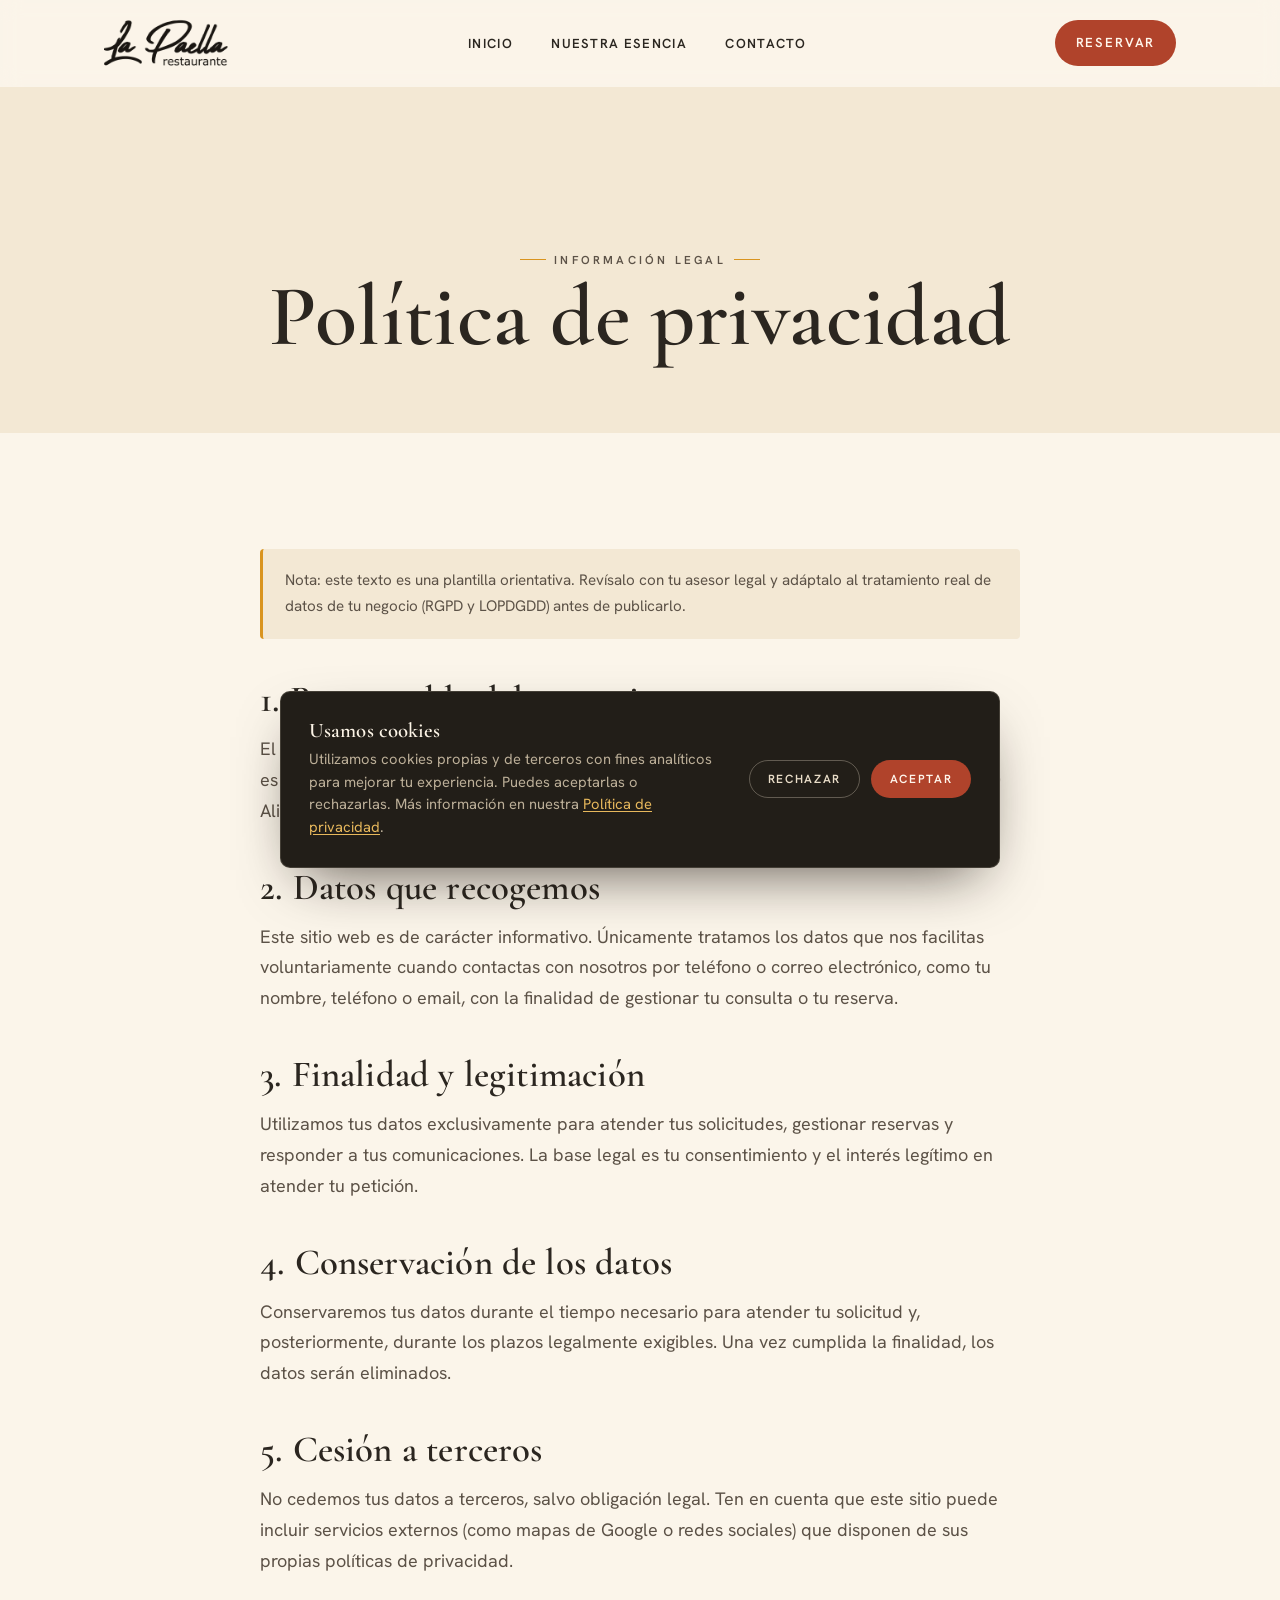
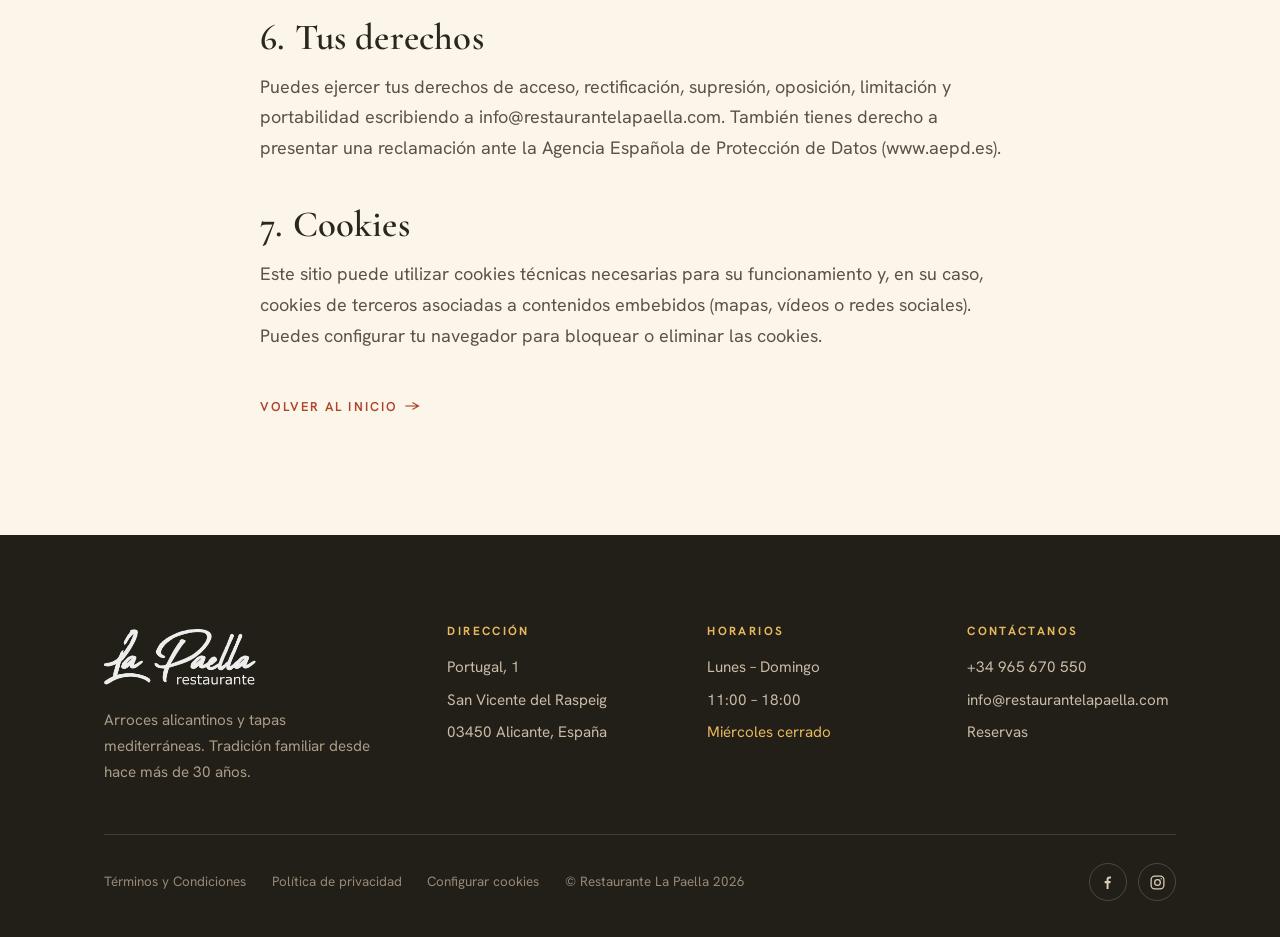
<file: privacidad.html>
<!DOCTYPE html>
<html lang="es">
<head>
<meta charset="UTF-8" />
<meta name="viewport" content="width=device-width, initial-scale=1" />
<title>Política de privacidad | Restaurante La Paella</title>
<meta name="description" content="Política de privacidad y tratamiento de datos de Restaurante La Paella conforme al RGPD." />
<meta name="keywords" content="restaurante La Paella, paella Alicante, arroces alicantinos, restaurante San Vicente del Raspeig, arroz del senyoret, paella valenciana Alicante, tapas mediterráneas, restaurante arroces Alicante, comer paella Alicante, restaurante familiar Alicante, mejor arroz Alicante, dónde comer paella en Alicante, restaurante tradicional Alicante, arroz a banda, paella de marisco Alicante" />
<meta name="author" content="Restaurante La Paella" />
<meta name="robots" content="index, follow, max-image-preview:large" />
<meta name="theme-color" content="#221E18" />
<meta name="geo.region" content="ES-A" />
<meta name="geo.placename" content="San Vicente del Raspeig, Alicante" />
<meta name="geo.position" content="38.3964;-0.5253" />
<meta name="ICBM" content="38.3964, -0.5253" />
<link rel="canonical" href="https://www.restaurantelapaella.com/privacidad.html" />

<!-- Open Graph -->
<meta property="og:type" content="restaurant" />
<meta property="og:site_name" content="Restaurante La Paella" />
<meta property="og:locale" content="es_ES" />
<meta property="og:title" content="Política de privacidad | Restaurante La Paella" />
<meta property="og:description" content="Política de privacidad y tratamiento de datos de Restaurante La Paella conforme al RGPD." />
<meta property="og:url" content="https://www.restaurantelapaella.com/privacidad.html" />
<meta property="og:image" content="https://www.restaurantelapaella.com/img/hero.jpg" />

<!-- Twitter -->
<meta name="twitter:card" content="summary_large_image" />
<meta name="twitter:title" content="Política de privacidad | Restaurante La Paella" />
<meta name="twitter:description" content="Política de privacidad y tratamiento de datos de Restaurante La Paella conforme al RGPD." />
<meta name="twitter:image" content="https://www.restaurantelapaella.com/img/hero.jpg" />
<link rel="preconnect" href="https://fonts.googleapis.com" />
<link rel="preconnect" href="https://fonts.gstatic.com" crossorigin />
<link href="https://fonts.googleapis.com/css2?family=Cormorant+Garamond:ital,wght@0,400;0,500;0,600;0,700;1,400;1,500;1,600&family=Hanken+Grotesk:wght@400;500;600;700&display=swap" rel="stylesheet" />
<link rel="stylesheet" href="styles.css" />
</head>
<body>

<header class="site-header">
  <div class="wrap nav">
    <a class="brand" href="index.html" aria-label="Restaurante La Paella — inicio">
      <img src="img/logo.png" alt="Restaurante La Paella" />
    </a>
    <button class="nav-toggle" aria-label="Abrir menú" aria-expanded="false"><span></span><span></span><span></span></button>
    <ul class="nav-links">
      <li><a href="index.html">Inicio</a></li>
      <li><a href="nuestra-esencia.html">Nuestra esencia</a></li>
      <li><a href="contacto.html">Contacto</a></li>
    </ul>
    <div class="nav-cta"><a class="btn btn-primary" href="tel:+34965670550">Reservar</a></div>
  </div>
</header>

<main>
<section class="page-hero">
  <div class="wrap">
    <p class="eyebrow center">Información legal</p>
    <h1>Política de privacidad</h1>
  </div>
</section>

<section class="section">
  <div class="wrap">
    <div class="prose">
      <p class="note">Nota: este texto es una plantilla orientativa. Revísalo con tu asesor legal y adáptalo al tratamiento real de datos de tu negocio (RGPD y LOPDGDD) antes de publicarlo.</p>

      <h2>1. Responsable del tratamiento</h2>
      <p>El responsable del tratamiento de los datos personales recogidos a través de este sitio web es Restaurante La Paella, con domicilio en Calle Portugal, 1, San Vicente del Raspeig, 03450 Alicante (España), y correo electrónico de contacto info@restaurantelapaella.com.</p>

      <h2>2. Datos que recogemos</h2>
      <p>Este sitio web es de carácter informativo. Únicamente tratamos los datos que nos facilitas voluntariamente cuando contactas con nosotros por teléfono o correo electrónico, como tu nombre, teléfono o email, con la finalidad de gestionar tu consulta o tu reserva.</p>

      <h2>3. Finalidad y legitimación</h2>
      <p>Utilizamos tus datos exclusivamente para atender tus solicitudes, gestionar reservas y responder a tus comunicaciones. La base legal es tu consentimiento y el interés legítimo en atender tu petición.</p>

      <h2>4. Conservación de los datos</h2>
      <p>Conservaremos tus datos durante el tiempo necesario para atender tu solicitud y, posteriormente, durante los plazos legalmente exigibles. Una vez cumplida la finalidad, los datos serán eliminados.</p>

      <h2>5. Cesión a terceros</h2>
      <p>No cedemos tus datos a terceros, salvo obligación legal. Ten en cuenta que este sitio puede incluir servicios externos (como mapas de Google o redes sociales) que disponen de sus propias políticas de privacidad.</p>

      <h2>6. Tus derechos</h2>
      <p>Puedes ejercer tus derechos de acceso, rectificación, supresión, oposición, limitación y portabilidad escribiendo a info@restaurantelapaella.com. También tienes derecho a presentar una reclamación ante la Agencia Española de Protección de Datos (www.aepd.es).</p>

      <h2>7. Cookies</h2>
      <p>Este sitio puede utilizar cookies técnicas necesarias para su funcionamiento y, en su caso, cookies de terceros asociadas a contenidos embebidos (mapas, vídeos o redes sociales). Puedes configurar tu navegador para bloquear o eliminar las cookies.</p>

      <p style="margin-top:2.4rem;"><a class="textlink" href="index.html">Volver al inicio</a></p>
    </div>
  </div>
</section>
</main>

<footer class="site-footer">
  <div class="wrap">
    <div class="footer-grid">
      <div class="footer-brand">
        <img src="img/logo.png" alt="Restaurante La Paella" />
        <p>Arroces alicantinos y tapas mediterráneas. Tradición familiar desde hace más de 30 años.</p>
      </div>
      <div class="footer-col">
        <h4>Dirección</h4>
        <p>Portugal, 1</p>
        <p>San Vicente del Raspeig</p>
        <p>03450 Alicante, España</p>
      </div>
      <div class="footer-col">
        <h4>Horarios</h4>
        <p>Lunes – Domingo</p>
        <p>11:00 – 18:00</p>
        <p style="color:var(--saffron-soft);">Miércoles cerrado</p>
      </div>
      <div class="footer-col">
        <h4>Contáctanos</h4>
        <p><a href="tel:+34965670550">+34 965 670 550</a></p>
        <p><a href="mailto:info@restaurantelapaella.com">info@restaurantelapaella.com</a></p>
        <p><a href="contacto.html">Reservas</a></p>
      </div>
    </div>
    <div class="footer-bottom">
      <div class="footer-legal">
        <a href="terminos.html">Términos y Condiciones</a>
        <a href="privacidad.html">Política de privacidad</a>
        <a href="#" id="cookie-settings">Configurar cookies</a>
        <span>© Restaurante La Paella 2026</span>
      </div>
      <div class="footer-social">
        <a href="https://www.facebook.com/restaurantelapaellaalicante/" target="_blank" rel="noopener" aria-label="Facebook"><svg viewBox="0 0 24 24" fill="currentColor"><path d="M13.5 21v-8h2.6l.4-3h-3V8c0-.9.3-1.5 1.6-1.5H17V3.9C16.5 3.8 15.6 3.7 14.6 3.7c-2.3 0-3.9 1.4-3.9 4V10H8v3h2.7v8h2.8z"/></svg></a>
        <a href="https://www.instagram.com/lapaellaalicante/" target="_blank" rel="noopener" aria-label="Instagram"><svg viewBox="0 0 24 24" fill="none" stroke="currentColor" stroke-width="1.8"><rect x="3" y="3" width="18" height="18" rx="5"/><circle cx="12" cy="12" r="4"/><circle cx="17.3" cy="6.7" r="1" fill="currentColor" stroke="none"/></svg></a>
      </div>
    </div>
  </div>
</footer>

<script src="script.js"></script>
<script src="cookies.js"></script>
</body>
</html>
</file>
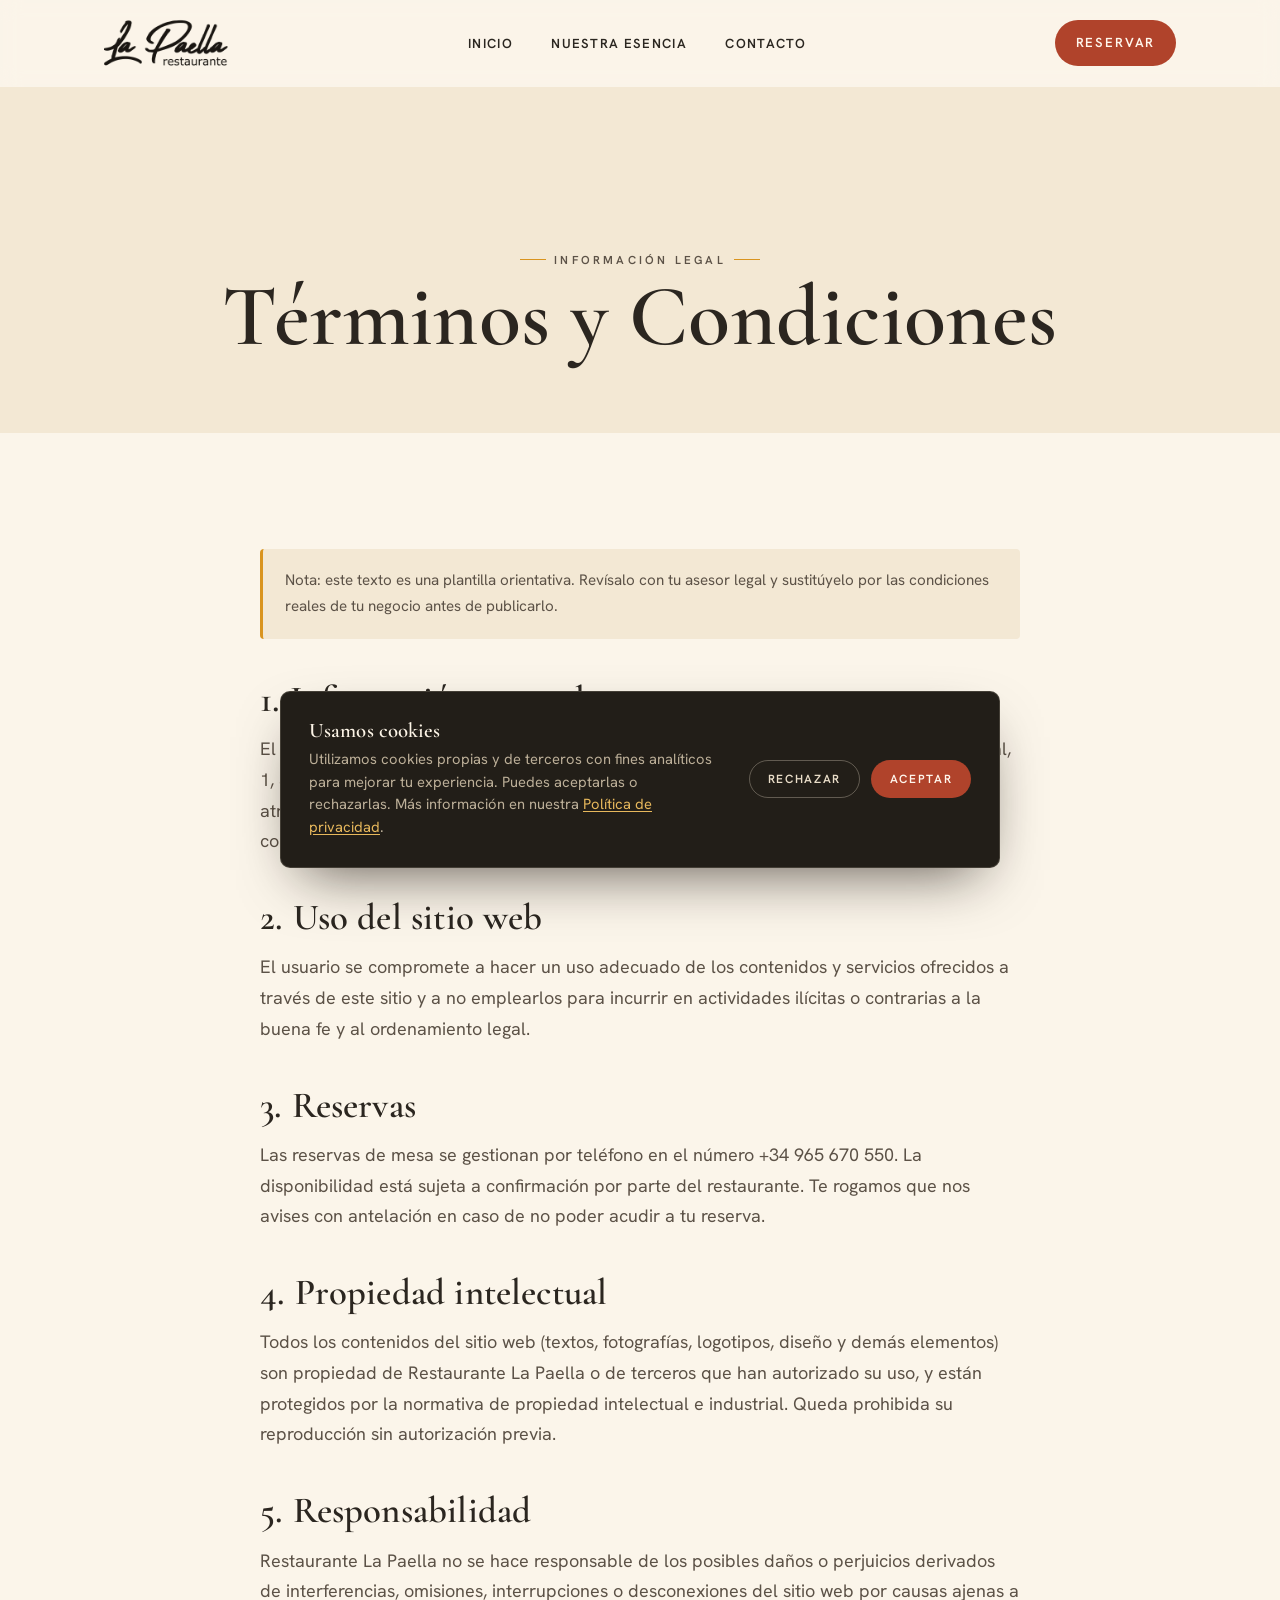
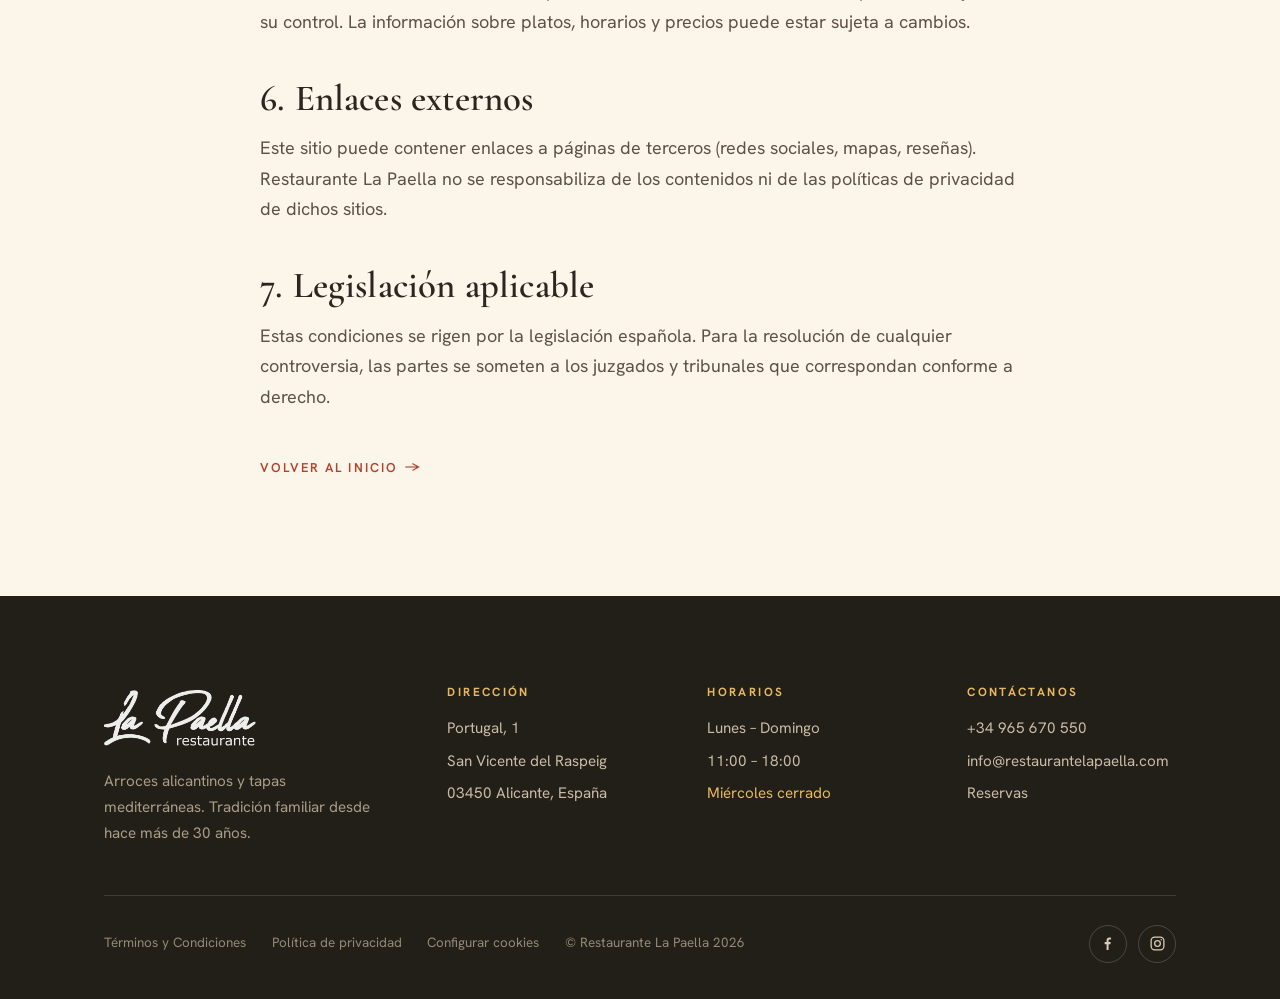
<file: terminos.html>
<!DOCTYPE html>
<html lang="es">
<head>
<meta charset="UTF-8" />
<meta name="viewport" content="width=device-width, initial-scale=1" />
<title>Términos y Condiciones | Restaurante La Paella</title>
<meta name="description" content="Términos y condiciones de uso del sitio web de Restaurante La Paella, Alicante." />
<meta name="keywords" content="restaurante La Paella, paella Alicante, arroces alicantinos, restaurante San Vicente del Raspeig, arroz del senyoret, paella valenciana Alicante, tapas mediterráneas, restaurante arroces Alicante, comer paella Alicante, restaurante familiar Alicante, mejor arroz Alicante, dónde comer paella en Alicante, restaurante tradicional Alicante, arroz a banda, paella de marisco Alicante" />
<meta name="author" content="Restaurante La Paella" />
<meta name="robots" content="index, follow, max-image-preview:large" />
<meta name="theme-color" content="#221E18" />
<meta name="geo.region" content="ES-A" />
<meta name="geo.placename" content="San Vicente del Raspeig, Alicante" />
<meta name="geo.position" content="38.3964;-0.5253" />
<meta name="ICBM" content="38.3964, -0.5253" />
<link rel="canonical" href="https://www.restaurantelapaella.com/terminos.html" />

<!-- Open Graph -->
<meta property="og:type" content="restaurant" />
<meta property="og:site_name" content="Restaurante La Paella" />
<meta property="og:locale" content="es_ES" />
<meta property="og:title" content="Términos y Condiciones | Restaurante La Paella" />
<meta property="og:description" content="Términos y condiciones de uso del sitio web de Restaurante La Paella, Alicante." />
<meta property="og:url" content="https://www.restaurantelapaella.com/terminos.html" />
<meta property="og:image" content="https://www.restaurantelapaella.com/img/hero.jpg" />

<!-- Twitter -->
<meta name="twitter:card" content="summary_large_image" />
<meta name="twitter:title" content="Términos y Condiciones | Restaurante La Paella" />
<meta name="twitter:description" content="Términos y condiciones de uso del sitio web de Restaurante La Paella, Alicante." />
<meta name="twitter:image" content="https://www.restaurantelapaella.com/img/hero.jpg" />
<link rel="preconnect" href="https://fonts.googleapis.com" />
<link rel="preconnect" href="https://fonts.gstatic.com" crossorigin />
<link href="https://fonts.googleapis.com/css2?family=Cormorant+Garamond:ital,wght@0,400;0,500;0,600;0,700;1,400;1,500;1,600&family=Hanken+Grotesk:wght@400;500;600;700&display=swap" rel="stylesheet" />
<link rel="stylesheet" href="styles.css" />
</head>
<body>

<header class="site-header">
  <div class="wrap nav">
    <a class="brand" href="index.html" aria-label="Restaurante La Paella — inicio">
      <img src="img/logo.png" alt="Restaurante La Paella" />
    </a>
    <button class="nav-toggle" aria-label="Abrir menú" aria-expanded="false"><span></span><span></span><span></span></button>
    <ul class="nav-links">
      <li><a href="index.html">Inicio</a></li>
      <li><a href="nuestra-esencia.html">Nuestra esencia</a></li>
      <li><a href="contacto.html">Contacto</a></li>
    </ul>
    <div class="nav-cta"><a class="btn btn-primary" href="tel:+34965670550">Reservar</a></div>
  </div>
</header>

<main>
<section class="page-hero">
  <div class="wrap">
    <p class="eyebrow center">Información legal</p>
    <h1>Términos y Condiciones</h1>
  </div>
</section>

<section class="section">
  <div class="wrap">
    <div class="prose">
      <p class="note">Nota: este texto es una plantilla orientativa. Revísalo con tu asesor legal y sustitúyelo por las condiciones reales de tu negocio antes de publicarlo.</p>

      <h2>1. Información general</h2>
      <p>El presente sitio web es titularidad de Restaurante La Paella, con domicilio en Calle Portugal, 1, San Vicente del Raspeig, 03450 Alicante (España). El acceso y uso de este sitio web atribuye la condición de usuario e implica la aceptación de los presentes términos y condiciones.</p>

      <h2>2. Uso del sitio web</h2>
      <p>El usuario se compromete a hacer un uso adecuado de los contenidos y servicios ofrecidos a través de este sitio y a no emplearlos para incurrir en actividades ilícitas o contrarias a la buena fe y al ordenamiento legal.</p>

      <h2>3. Reservas</h2>
      <p>Las reservas de mesa se gestionan por teléfono en el número +34 965 670 550. La disponibilidad está sujeta a confirmación por parte del restaurante. Te rogamos que nos avises con antelación en caso de no poder acudir a tu reserva.</p>

      <h2>4. Propiedad intelectual</h2>
      <p>Todos los contenidos del sitio web (textos, fotografías, logotipos, diseño y demás elementos) son propiedad de Restaurante La Paella o de terceros que han autorizado su uso, y están protegidos por la normativa de propiedad intelectual e industrial. Queda prohibida su reproducción sin autorización previa.</p>

      <h2>5. Responsabilidad</h2>
      <p>Restaurante La Paella no se hace responsable de los posibles daños o perjuicios derivados de interferencias, omisiones, interrupciones o desconexiones del sitio web por causas ajenas a su control. La información sobre platos, horarios y precios puede estar sujeta a cambios.</p>

      <h2>6. Enlaces externos</h2>
      <p>Este sitio puede contener enlaces a páginas de terceros (redes sociales, mapas, reseñas). Restaurante La Paella no se responsabiliza de los contenidos ni de las políticas de privacidad de dichos sitios.</p>

      <h2>7. Legislación aplicable</h2>
      <p>Estas condiciones se rigen por la legislación española. Para la resolución de cualquier controversia, las partes se someten a los juzgados y tribunales que correspondan conforme a derecho.</p>

      <p style="margin-top:2.4rem;"><a class="textlink" href="index.html">Volver al inicio</a></p>
    </div>
  </div>
</section>
</main>

<footer class="site-footer">
  <div class="wrap">
    <div class="footer-grid">
      <div class="footer-brand">
        <img src="img/logo.png" alt="Restaurante La Paella" />
        <p>Arroces alicantinos y tapas mediterráneas. Tradición familiar desde hace más de 30 años.</p>
      </div>
      <div class="footer-col">
        <h4>Dirección</h4>
        <p>Portugal, 1</p>
        <p>San Vicente del Raspeig</p>
        <p>03450 Alicante, España</p>
      </div>
      <div class="footer-col">
        <h4>Horarios</h4>
        <p>Lunes – Domingo</p>
        <p>11:00 – 18:00</p>
        <p style="color:var(--saffron-soft);">Miércoles cerrado</p>
      </div>
      <div class="footer-col">
        <h4>Contáctanos</h4>
        <p><a href="tel:+34965670550">+34 965 670 550</a></p>
        <p><a href="mailto:info@restaurantelapaella.com">info@restaurantelapaella.com</a></p>
        <p><a href="contacto.html">Reservas</a></p>
      </div>
    </div>
    <div class="footer-bottom">
      <div class="footer-legal">
        <a href="terminos.html">Términos y Condiciones</a>
        <a href="privacidad.html">Política de privacidad</a>
        <a href="#" id="cookie-settings">Configurar cookies</a>
        <span>© Restaurante La Paella 2026</span>
      </div>
      <div class="footer-social">
        <a href="https://www.facebook.com/restaurantelapaellaalicante/" target="_blank" rel="noopener" aria-label="Facebook"><svg viewBox="0 0 24 24" fill="currentColor"><path d="M13.5 21v-8h2.6l.4-3h-3V8c0-.9.3-1.5 1.6-1.5H17V3.9C16.5 3.8 15.6 3.7 14.6 3.7c-2.3 0-3.9 1.4-3.9 4V10H8v3h2.7v8h2.8z"/></svg></a>
        <a href="https://www.instagram.com/lapaellaalicante/" target="_blank" rel="noopener" aria-label="Instagram"><svg viewBox="0 0 24 24" fill="none" stroke="currentColor" stroke-width="1.8"><rect x="3" y="3" width="18" height="18" rx="5"/><circle cx="12" cy="12" r="4"/><circle cx="17.3" cy="6.7" r="1" fill="currentColor" stroke="none"/></svg></a>
      </div>
    </div>
  </div>
</footer>

<script src="script.js"></script>
<script src="cookies.js"></script>
</body>
</html>
</file>
<file: styles.css>
/* =========================================================
   Restaurante La Paella — Diseño mediterráneo cálido
   ========================================================= */

:root {
  /* Paleta inspirada en la paella: azafrán, pimentón, oliva, arroz */
  --cream:       #FBF5EA;
  --cream-deep:  #F3E8D4;
  --card:        #FFFDF8;
  --ink:         #2B2620;
  --ink-soft:    #5C5247;
  --ink-faint:   #8A7F71;
  --paprika:     #B0432B;
  --paprika-dark:#8C3320;
  --saffron:     #D9941F;
  --saffron-soft:#E7B85C;
  --olive:       #6E7544;
  --line:        #E4D8C2;
  --line-soft:   #EFE6D5;

  --serif: "Cormorant Garamond", Georgia, "Times New Roman", serif;
  --sans:  "Hanken Grotesk", -apple-system, BlinkMacSystemFont, "Segoe UI", sans-serif;

  --maxw: 1200px;
  --gutter: clamp(20px, 5vw, 64px);
  --radius: 4px;
}

* { box-sizing: border-box; }

html { scroll-behavior: smooth; }

body {
  margin: 0;
  background: var(--cream);
  color: var(--ink);
  font-family: var(--sans);
  font-size: 18px;
  line-height: 1.7;
  -webkit-font-smoothing: antialiased;
  text-rendering: optimizeLegibility;
}

img { display: block; max-width: 100%; }

a { color: inherit; }

/* ---------- Tipografía ---------- */
h1, h2, h3, h4 {
  font-family: var(--serif);
  font-weight: 600;
  line-height: 1.08;
  margin: 0;
  letter-spacing: 0.005em;
}

.eyebrow {
  font-family: var(--sans);
  font-size: 0.72rem;
  font-weight: 600;
  letter-spacing: 0.28em;
  text-transform: uppercase;
  color: var(--paprika);
  margin: 0 0 1.1rem;
  display: inline-flex;
  align-items: center;
  gap: 0.7em;
}
.eyebrow::before {
  content: "";
  width: 26px;
  height: 1px;
  background: var(--saffron);
}
.eyebrow.center { justify-content: center; }
.eyebrow.center::after {
  content: "";
  width: 26px;
  height: 1px;
  background: var(--saffron);
}

p { margin: 0 0 1.1rem; }
p:last-child { margin-bottom: 0; }

.lead {
  font-size: 1.18rem;
  color: var(--ink-soft);
}

/* ---------- Layout helpers ---------- */
.wrap {
  width: 100%;
  max-width: var(--maxw);
  margin: 0 auto;
  padding-left: var(--gutter);
  padding-right: var(--gutter);
}
.section { padding: clamp(64px, 9vw, 130px) 0; }
.section.tight { padding: clamp(48px, 6vw, 84px) 0; }

.bg-cream-deep { background: var(--cream-deep); }
.bg-ink { background: #221E18; color: #F3E8D4; }

/* ---------- Botones ---------- */
.btn {
  display: inline-flex;
  align-items: center;
  gap: 0.6em;
  font-family: var(--sans);
  font-size: 0.82rem;
  font-weight: 600;
  letter-spacing: 0.14em;
  text-transform: uppercase;
  text-decoration: none;
  padding: 1.05em 2em;
  border-radius: 999px;
  border: 1.5px solid transparent;
  cursor: pointer;
  transition: transform .25s ease, background .25s ease, color .25s ease, border-color .25s ease;
}
.btn-primary {
  background: var(--paprika);
  color: #FFF6EC;
}
.btn-primary:hover { background: var(--paprika-dark); transform: translateY(-2px); }

.btn-ghost {
  border-color: currentColor;
  color: var(--ink);
}
.btn-ghost:hover { background: var(--ink); color: var(--cream); border-color: var(--ink); transform: translateY(-2px); }

.btn-ghost.light { color: #F3E8D4; }
.btn-ghost.light:hover { background: #F3E8D4; color: var(--ink); border-color: #F3E8D4; }

.textlink {
  font-family: var(--sans);
  font-size: 0.8rem;
  font-weight: 600;
  letter-spacing: 0.16em;
  text-transform: uppercase;
  text-decoration: none;
  color: var(--paprika);
  display: inline-flex;
  align-items: center;
  gap: 0.55em;
  transition: gap .25s ease;
}
.textlink:hover { gap: 0.95em; }
.textlink::after { content: "→"; font-size: 1.05em; }

/* ---------- Header ---------- */
.site-header {
  position: sticky;
  top: 0;
  z-index: 50;
  background: rgba(251, 245, 234, 0.82);
  backdrop-filter: blur(10px);
  border-bottom: 1px solid transparent;
  transition: border-color .3s ease, background .3s ease;
}
.site-header.scrolled { border-bottom-color: var(--line); }
.nav {
  display: flex;
  align-items: center;
  justify-content: space-between;
  gap: 2rem;
  height: 86px;
}
.brand img { height: 52px; width: auto; }
.nav-links {
  display: flex;
  align-items: center;
  gap: clamp(1.4rem, 3vw, 2.8rem);
  list-style: none;
  margin: 0;
  padding: 0;
}
.nav-links a {
  font-size: 0.82rem;
  font-weight: 600;
  letter-spacing: 0.1em;
  text-transform: uppercase;
  text-decoration: none;
  color: var(--ink);
  position: relative;
  padding: 0.4em 0;
  transition: color .2s ease;
}
.nav-links a::after {
  content: "";
  position: absolute;
  left: 0; bottom: 0;
  width: 0; height: 1.5px;
  background: var(--paprika);
  transition: width .28s ease;
}
.nav-links a:hover { color: var(--paprika); }
.nav-links a:hover::after,
.nav-links a.active::after { width: 100%; }
.nav-links a.active { color: var(--paprika); }

.nav-cta { margin-left: 0.5rem; }
.nav-cta .btn { padding: 0.8em 1.5em; }

.nav-toggle {
  display: none;
  background: none;
  border: none;
  cursor: pointer;
  padding: 8px;
  flex-direction: column;
  gap: 5px;
}
.nav-toggle span {
  width: 26px; height: 2px;
  background: var(--ink);
  transition: transform .3s ease, opacity .3s ease;
}

/* ---------- Hero ---------- */
.hero {
  position: relative;
  min-height: clamp(560px, 86vh, 820px);
  display: flex;
  align-items: center;
  color: #FCF4E6;
  overflow: hidden;
}
.hero-bg {
  position: absolute;
  inset: 0;
  object-fit: cover;
  width: 100%;
  height: 100%;
  z-index: 0;
}
.hero::after {
  content: "";
  position: absolute;
  inset: 0;
  background:
    linear-gradient(90deg, rgba(30,22,14,.66) 0%, rgba(30,22,14,.30) 55%, rgba(30,22,14,.12) 100%),
    linear-gradient(180deg, rgba(34,28,20,.30) 0%, rgba(34,28,20,.22) 35%, rgba(50,24,12,.62) 100%);
  z-index: 1;
}
.hero .wrap { position: relative; z-index: 2; }
.hero-inner { max-width: 760px; padding: 60px 0; }
.hero .eyebrow { color: var(--saffron-soft); }
.hero .eyebrow::before { background: var(--saffron-soft); }
.hero h1 {
  font-size: clamp(3rem, 8vw, 6rem);
  font-weight: 600;
  line-height: 1.02;
  letter-spacing: -0.01em;
}
.hero h1 em {
  font-style: italic;
  color: var(--saffron-soft);
}
.hero p.lead {
  color: #F0E6D6;
  max-width: 560px;
  margin-top: 1.6rem;
  font-size: 1.22rem;
}
.hero-actions {
  display: flex;
  flex-wrap: wrap;
  gap: 1rem;
  margin-top: 2.4rem;
}

/* ---------- Reviews strip ---------- */
.reviews { background: var(--cream-deep); }
.reviews-head { text-align: center; max-width: 680px; margin: 0 auto clamp(36px, 5vw, 56px); }
.reviews-head .eyebrow { justify-content: center; }
.reviews-head .eyebrow::after {
  content: "";
  width: 26px;
  height: 1px;
  background: var(--saffron);
}
.reviews-title { font-size: clamp(2rem, 4vw, 3rem); }
.reviews-cta { text-align: center; margin-top: clamp(32px, 4vw, 48px); }
.reviews-grid {
  display: grid;
  grid-template-columns: repeat(3, 1fr);
  gap: clamp(20px, 3vw, 40px);
}
.review {
  background: var(--card);
  border: 1px solid var(--line);
  border-radius: var(--radius);
  padding: 2.4rem 2rem;
  display: flex;
  flex-direction: column;
  gap: 1rem;
}
.stars { color: var(--saffron); letter-spacing: 0.15em; font-size: 1rem; }
.review blockquote {
  margin: 0;
  font-family: var(--serif);
  font-size: 1.3rem;
  line-height: 1.4;
  color: var(--ink);
}
.review .who {
  margin-top: auto;
  font-size: 0.82rem;
  letter-spacing: 0.04em;
  color: var(--ink-soft);
}
.review .who strong { color: var(--ink); display: block; font-size: 0.95rem; letter-spacing: 0; }
.review a {
  font-size: 0.72rem;
  font-weight: 600;
  letter-spacing: 0.16em;
  text-transform: uppercase;
  text-decoration: none;
  color: var(--paprika);
}
.review a:hover { text-decoration: underline; }

/* ---------- Split feature ---------- */
.split {
  display: grid;
  grid-template-columns: 1fr 1fr;
  gap: clamp(36px, 6vw, 96px);
  align-items: center;
}
.split.reverse .split-media { order: 2; }
.split-body h2 {
  font-size: clamp(2.2rem, 4.4vw, 3.4rem);
  margin-bottom: 1.4rem;
}
.split-body .btn, .split-body .textlink { margin-top: 1.8rem; }

.media-stack { position: relative; }
.media-stack img {
  width: 100%;
  border-radius: var(--radius);
  object-fit: cover;
  box-shadow: 0 24px 50px -28px rgba(70, 40, 20, .5);
}
.media-stack .img-main { aspect-ratio: 4 / 5; }
.media-stack .img-float {
  position: absolute;
  width: 46%;
  aspect-ratio: 3 / 4;
  bottom: -34px;
  right: -26px;
  border: 6px solid var(--cream);
}
.split.reverse .media-stack .img-float { right: auto; left: -26px; }

.single-media img {
  width: 100%;
  border-radius: var(--radius);
  object-fit: cover;
  aspect-ratio: 5 / 6;
  box-shadow: 0 24px 50px -28px rgba(70, 40, 20, .5);
}

/* ---------- Section heading ---------- */
.section-head {
  max-width: 720px;
  margin: 0 auto clamp(40px, 6vw, 72px);
  text-align: center;
}
.section-head h2 { font-size: clamp(2.3rem, 5vw, 3.8rem); }
.section-head p { margin-top: 1.2rem; }

/* ---------- Menu categories ---------- */
.menu-list {
  display: grid;
  gap: 0;
  border-top: 1px solid var(--line);
}
.menu-row {
  display: grid;
  grid-template-columns: minmax(180px, 0.5fr) 1.5fr auto;
  gap: clamp(20px, 4vw, 56px);
  align-items: baseline;
  padding: clamp(28px, 4vw, 46px) 0;
  border-bottom: 1px solid var(--line);
  transition: background .3s ease;
}
.menu-row:hover { background: rgba(217, 148, 31, 0.06); }
.menu-row .cat {
  font-family: var(--serif);
  font-style: italic;
  font-size: 1.5rem;
  color: var(--paprika);
}
.menu-row h3 {
  font-size: clamp(1.5rem, 2.6vw, 2.1rem);
  margin-bottom: 0.6rem;
}
.menu-row p { color: var(--ink-soft); margin: 0; }
.menu-row .num {
  font-family: var(--serif);
  font-size: 1.4rem;
  color: var(--ink-faint);
}

/* ---------- Hours band ---------- */
.band {
  background: #221E18;
  color: #F3E8D4;
  border-radius: var(--radius);
  padding: clamp(40px, 6vw, 72px);
  display: grid;
  grid-template-columns: 1.2fr 1fr;
  gap: clamp(32px, 6vw, 72px);
  align-items: center;
}
.band h2 { font-size: clamp(2rem, 4vw, 3rem); color: #FCF4E6; }
.band .eyebrow { color: var(--saffron-soft); }
.band .eyebrow::before { background: var(--saffron-soft); }
.hours-table { display: grid; gap: 0.7rem; }
.hours-row {
  display: flex;
  justify-content: space-between;
  gap: 1rem;
  padding-bottom: 0.7rem;
  border-bottom: 1px solid rgba(243,232,212,.16);
  font-size: 1rem;
}
.hours-row span:last-child { color: var(--saffron-soft); font-weight: 600; }
.hours-row.closed span:last-child { color: var(--paprika); }

/* ---------- Page hero (interior) ---------- */
.page-hero {
  padding: clamp(72px, 11vw, 150px) 0 clamp(40px, 6vw, 70px);
  text-align: center;
  background: var(--cream-deep);
}
.page-hero h1 { font-size: clamp(3rem, 7vw, 5.4rem); }
.page-hero p { margin: 1.4rem auto 0; max-width: 620px; color: var(--ink-soft); }

/* ---------- Contact ---------- */
.contact-grid {
  display: grid;
  grid-template-columns: 0.9fr 1.1fr;
  gap: clamp(40px, 6vw, 80px);
  align-items: start;
}
.contact-block { margin-bottom: 2.6rem; }
.contact-block:last-child { margin-bottom: 0; }
.contact-block h3 {
  font-size: 0.78rem;
  font-family: var(--sans);
  font-weight: 700;
  letter-spacing: 0.2em;
  text-transform: uppercase;
  color: var(--paprika);
  margin-bottom: 0.7rem;
}
.contact-block a { color: var(--ink); text-decoration: none; }
.contact-block a:hover { color: var(--paprika); }
.contact-block .big {
  font-family: var(--serif);
  font-size: clamp(1.6rem, 3vw, 2.2rem);
}
.socials { display: flex; gap: 0.8rem; }
.socials a {
  width: 46px; height: 46px;
  border: 1px solid var(--line);
  border-radius: 50%;
  display: grid;
  place-items: center;
  color: var(--ink);
  transition: background .25s ease, color .25s ease, border-color .25s ease;
}
.socials a:hover { background: var(--paprika); color: #fff; border-color: var(--paprika); }
.socials svg { width: 20px; height: 20px; }

.map-frame {
  border-radius: var(--radius);
  overflow: hidden;
  border: 1px solid var(--line);
  box-shadow: 0 24px 50px -30px rgba(70, 40, 20, .5);
}
.map-frame iframe { display: block; width: 100%; height: 100%; min-height: 460px; border: 0; }

/* ---------- Legal / prose ---------- */
.prose { max-width: 760px; margin: 0 auto; }
.prose h2 { font-size: clamp(1.7rem, 3vw, 2.3rem); margin: 2.6rem 0 0.9rem; }
.prose h2:first-child { margin-top: 0; }
.prose p, .prose li { color: var(--ink-soft); }
.prose ul { padding-left: 1.2rem; }
.prose li { margin-bottom: 0.5rem; }
.prose .note {
  background: var(--cream-deep);
  border-left: 3px solid var(--saffron);
  padding: 1.2rem 1.4rem;
  border-radius: var(--radius);
  font-size: 0.95rem;
  color: var(--ink-soft);
  margin-bottom: 2rem;
}

/* ---------- Footer ---------- */
.site-footer {
  background: #221E18;
  color: #D9CDB8;
  padding: clamp(56px, 7vw, 90px) 0 36px;
  font-size: 0.95rem;
}
.footer-grid {
  display: grid;
  grid-template-columns: 1.4fr 1fr 1fr 1fr;
  gap: clamp(28px, 4vw, 56px);
  padding-bottom: 3rem;
  border-bottom: 1px solid rgba(243,232,212,.14);
}
.footer-brand img { height: 64px; width: auto; margin-bottom: 1.2rem; filter: brightness(0) invert(1); opacity: .92; }
.footer-brand p { color: #A99D88; max-width: 280px; font-size: 0.95rem; }
.footer-col h4 {
  font-family: var(--sans);
  font-size: 0.74rem;
  font-weight: 700;
  letter-spacing: 0.2em;
  text-transform: uppercase;
  color: var(--saffron-soft);
  margin-bottom: 1.1rem;
}
.footer-col p { margin-bottom: 0.4rem; color: #C9BCA6; }
.footer-col a { color: #C9BCA6; text-decoration: none; }
.footer-col a:hover { color: #FCF4E6; }
.footer-bottom {
  display: flex;
  flex-wrap: wrap;
  align-items: center;
  justify-content: space-between;
  gap: 1.2rem;
  padding-top: 1.8rem;
  font-size: 0.84rem;
  color: #948975;
}
.footer-legal { display: flex; gap: 1.6rem; flex-wrap: wrap; }
.footer-legal a { color: #948975; text-decoration: none; }
.footer-legal a:hover { color: #FCF4E6; }
.footer-social { display: flex; gap: 0.7rem; }
.footer-social a {
  width: 38px; height: 38px;
  border: 1px solid rgba(243,232,212,.2);
  border-radius: 50%;
  display: grid; place-items: center;
  color: #D9CDB8;
  transition: background .25s ease, color .25s ease, border-color .25s ease;
}
.footer-social a:hover { background: var(--saffron); color: #221E18; border-color: var(--saffron); }
.footer-social svg { width: 17px; height: 17px; }

/* ---------- Reveal animation ---------- */
@media (prefers-reduced-motion: no-preference) {
  .reveal {
    opacity: 0;
    transform: translateY(26px);
    transition: opacity .8s ease, transform .8s cubic-bezier(.16,.84,.44,1);
  }
  .reveal.in { opacity: 1; transform: none; }
}

/* ---------- Responsive ---------- */
@media (max-width: 900px) {
  body { font-size: 17px; }
  .split, .contact-grid, .band { grid-template-columns: 1fr; }
  .split.reverse .split-media { order: 0; }
  .reviews-grid { grid-template-columns: 1fr; }
  .footer-grid { grid-template-columns: 1fr 1fr; }
  .menu-row { grid-template-columns: 1fr; gap: 0.5rem; }
  .menu-row .num { display: none; }
  .media-stack .img-float { position: static; width: 60%; margin: -50px 0 0 auto; }
  .band { text-align: left; }

  .nav-toggle { display: flex; }
  .nav-cta { display: none; }
  .nav-links {
    position: fixed;
    inset: 86px 0 auto 0;
    flex-direction: column;
    align-items: flex-start;
    gap: 0;
    background: var(--cream);
    border-bottom: 1px solid var(--line);
    padding: 0 var(--gutter);
    max-height: 0;
    overflow: hidden;
    transition: max-height .35s ease, padding .35s ease;
  }
  .nav-links.open { max-height: 360px; padding: 1rem var(--gutter) 1.6rem; }
  .nav-links li { width: 100%; }
  .nav-links a { display: block; width: 100%; padding: 0.9rem 0; border-bottom: 1px solid var(--line-soft); font-size: 0.95rem; }
  .nav-toggle.open span:nth-child(1) { transform: translateY(7px) rotate(45deg); }
  .nav-toggle.open span:nth-child(2) { opacity: 0; }
  .nav-toggle.open span:nth-child(3) { transform: translateY(-7px) rotate(-45deg); }
}

@media (max-width: 560px) {
  .footer-grid { grid-template-columns: 1fr; }
  .hero-actions .btn { width: 100%; justify-content: center; }
}

/* ---------- Banner de cookies ---------- */
.cookie-banner {
  position: fixed;
  left: 50%;
  bottom: clamp(16px, 4vw, 32px);
  transform: translate(-50%, 24px);
  z-index: 120;
  width: min(720px, calc(100% - 32px));
  background: #221E18;
  color: #E9DDC8;
  border: 1px solid rgba(243,232,212,.16);
  border-radius: 10px;
  box-shadow: 0 24px 60px -22px rgba(20, 12, 6, .7);
  padding: clamp(20px, 3vw, 28px);
  display: grid;
  grid-template-columns: 1fr auto;
  align-items: center;
  gap: clamp(16px, 3vw, 32px);
  opacity: 0;
  visibility: hidden;
  transition: opacity .45s ease, transform .45s cubic-bezier(.16,.84,.44,1), visibility .45s;
}
.cookie-banner.show { opacity: 1; visibility: visible; transform: translate(-50%, 0); }
.cookie-banner h4 {
  font-family: var(--serif);
  font-size: 1.3rem;
  color: #FCF4E6;
  margin-bottom: 0.35rem;
}
.cookie-banner p {
  margin: 0;
  font-size: 0.92rem;
  line-height: 1.55;
  color: #BCAF98;
}
.cookie-banner a { color: var(--saffron-soft); text-decoration: underline; text-underline-offset: 2px; }
.cookie-actions {
  display: flex;
  gap: 0.7rem;
  flex-shrink: 0;
}
.cookie-actions .btn {
  padding: 0.85em 1.5em;
  font-size: 0.74rem;
  white-space: nowrap;
}
.btn-cookie-reject {
  background: transparent;
  color: #E9DDC8;
  border: 1.5px solid rgba(243,232,212,.3);
}
.btn-cookie-reject:hover { background: rgba(243,232,212,.1); border-color: rgba(243,232,212,.5); transform: translateY(-2px); }

@media (max-width: 640px) {
  .cookie-banner { grid-template-columns: 1fr; gap: 16px; }
  .cookie-actions { width: 100%; }
  .cookie-actions .btn { flex: 1; justify-content: center; }
}
</file>
